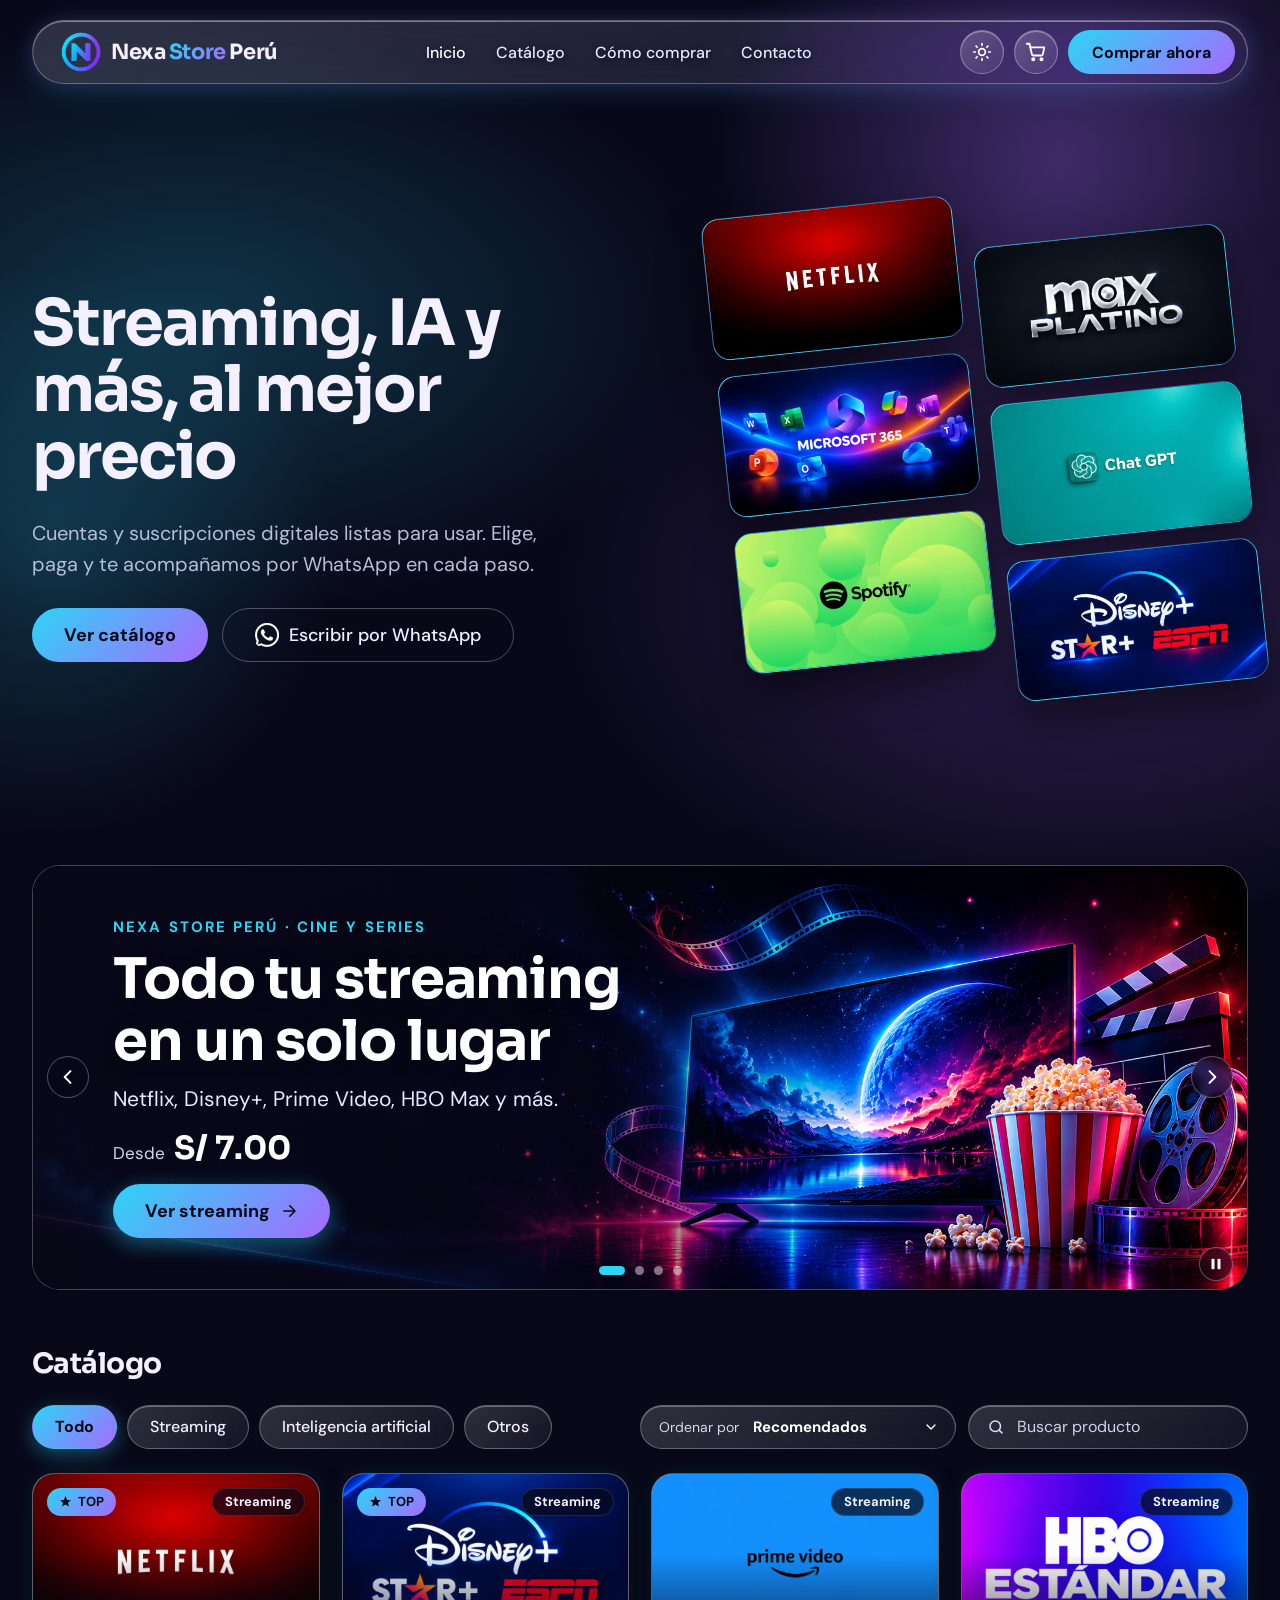
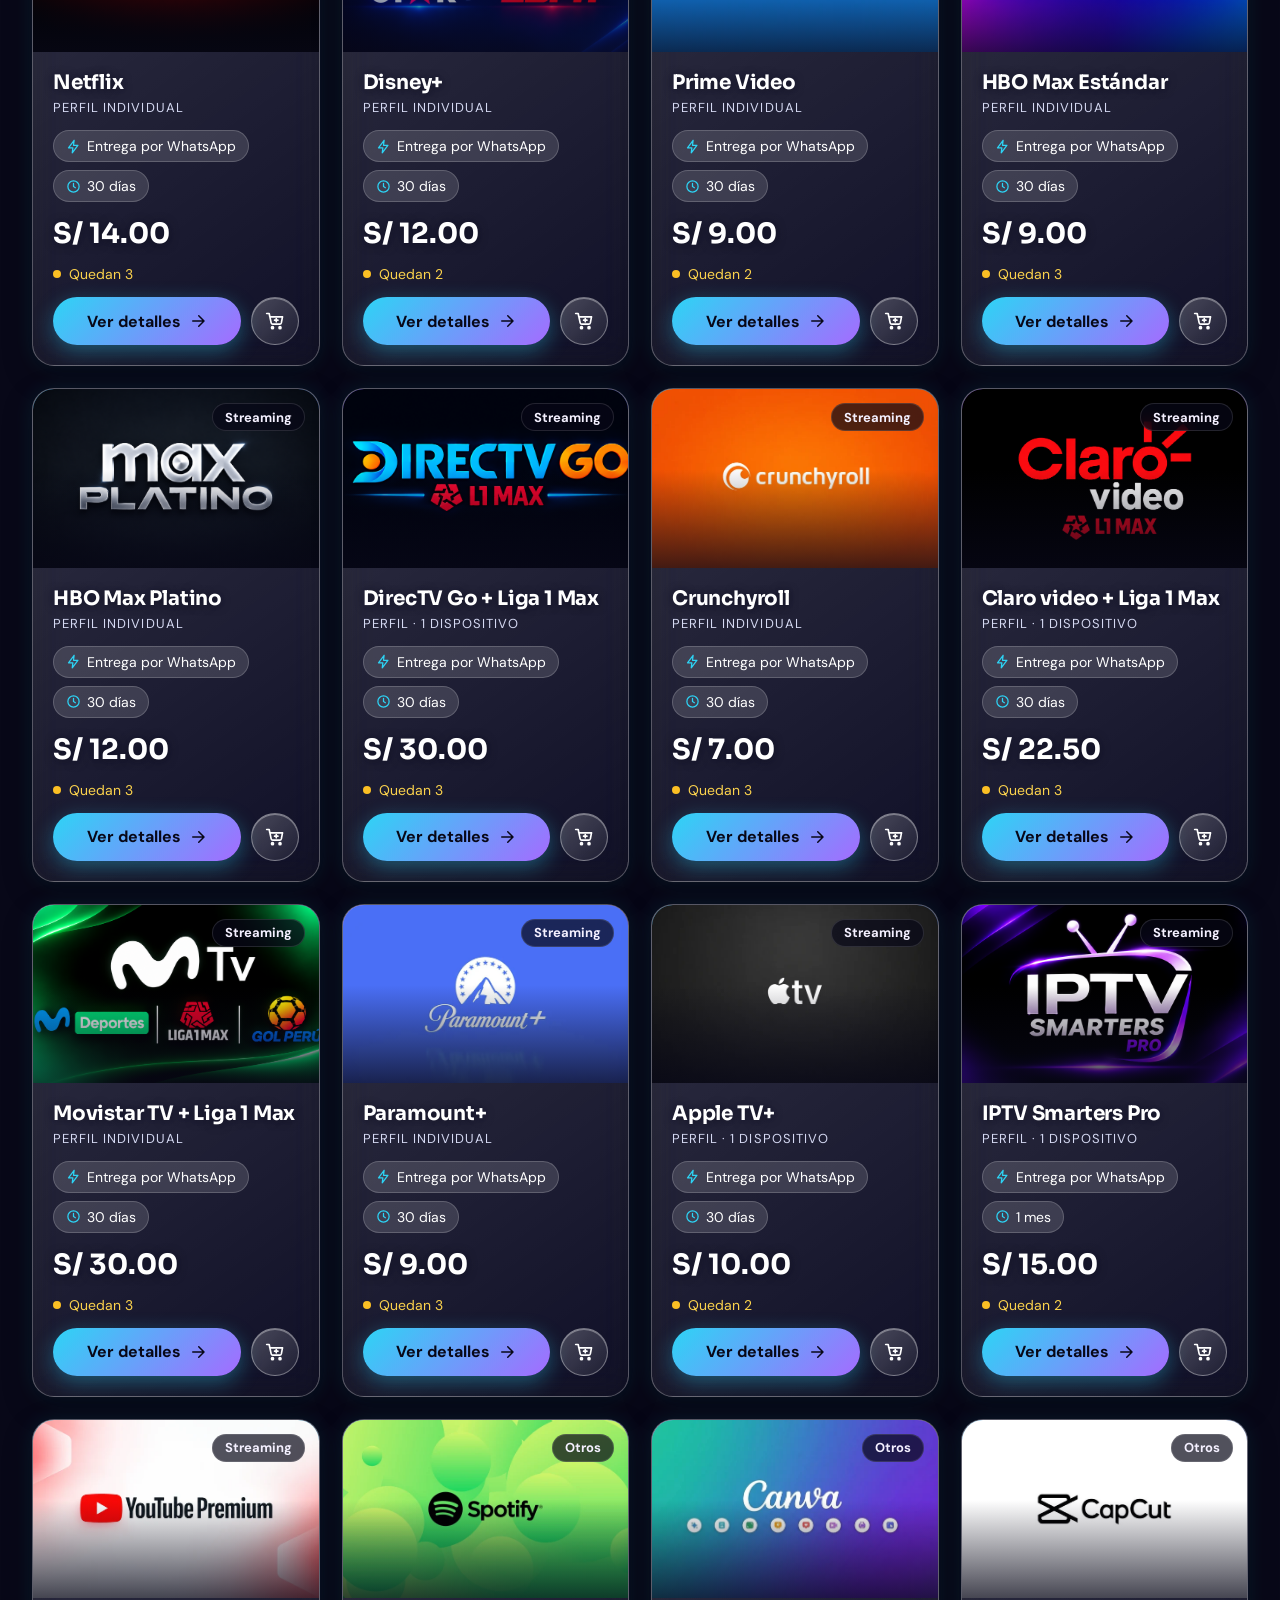
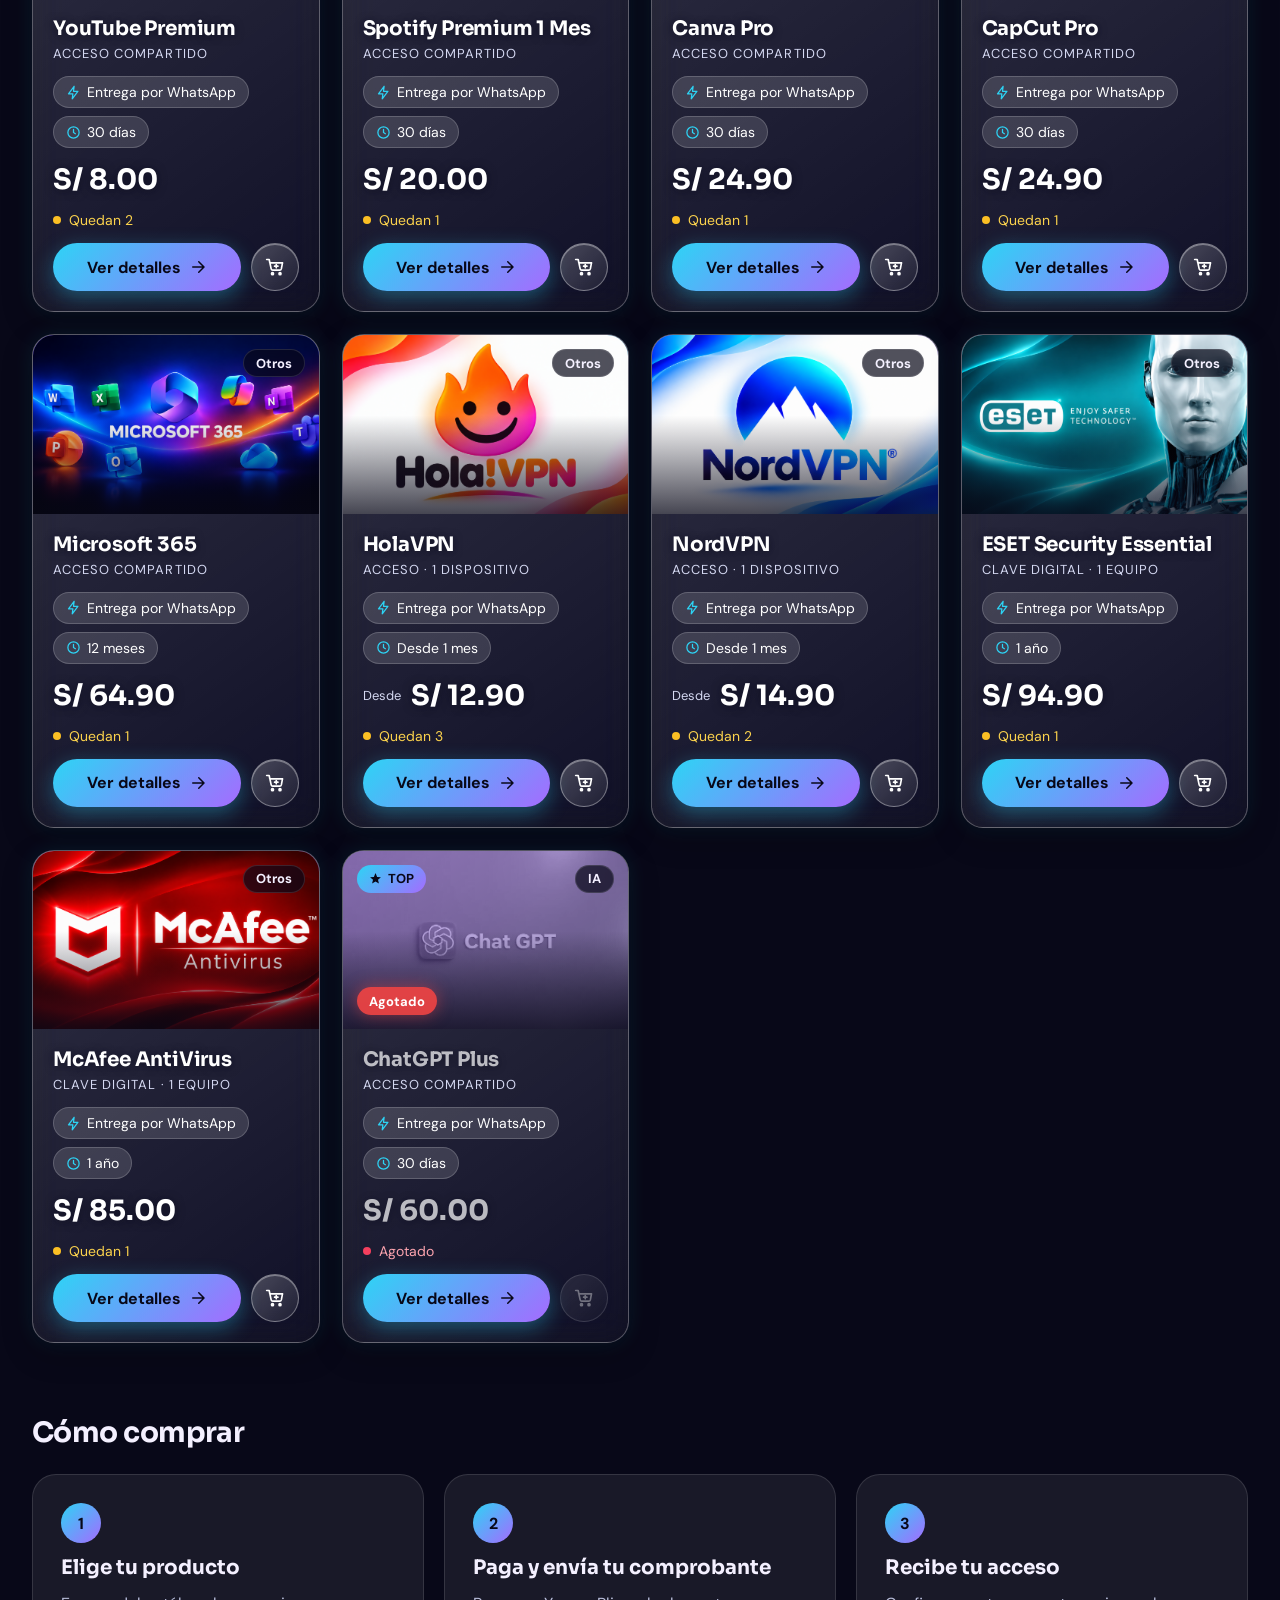
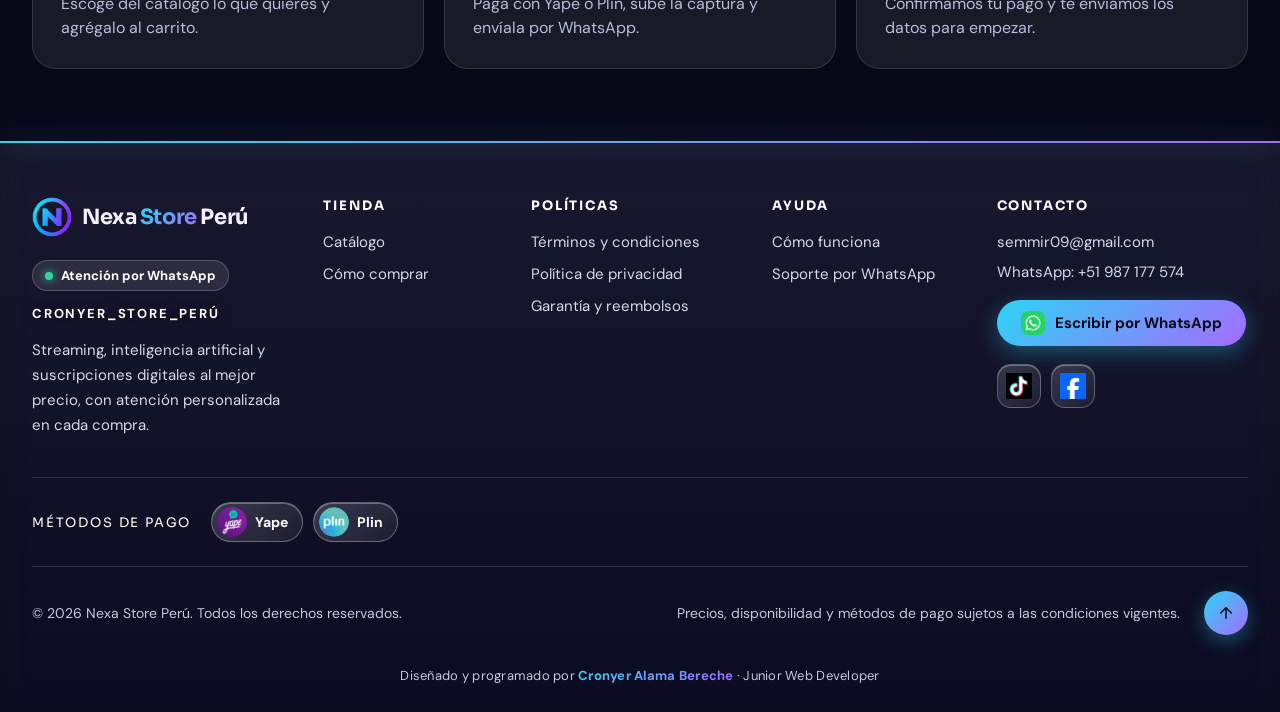
<file: index.html>
<!doctype html>
<html lang="es">
<head>
<meta charset="utf-8">
<meta name="viewport" content="width=device-width, initial-scale=1">
<title>Nexa Store Perú – Streaming, IA y más al mejor precio</title>
<link rel="icon" type="image/png" href="logos/nexa-icon.png">
<link rel="preconnect" href="https://fonts.googleapis.com">
<link rel="preconnect" href="https://fonts.gstatic.com" crossorigin>
<link rel="stylesheet" href="https://fonts.googleapis.com/css2?family=Sora:wght@500;700&family=DM+Sans:wght@400;500;700&display=swap">
<meta name="theme-color" content="#080818">
<meta name="description" content="Streaming, IA y suscripciones digitales al mejor precio: Netflix, Disney+, ChatGPT Plus, Spotify y más. Paga con Yape o Plin y recibe tu acceso por WhatsApp.">
<link rel="canonical" href="https://nexastore-peru.netlify.app/">
<meta property="og:type" content="website">
<meta property="og:site_name" content="Nexa Store Perú">
<meta property="og:locale" content="es_PE">
<meta property="og:title" content="Nexa Store Perú – Streaming, IA y más al mejor precio">
<meta property="og:description" content="Streaming, IA y suscripciones digitales al mejor precio: Netflix, Disney+, ChatGPT Plus, Spotify y más. Paga con Yape o Plin y recibe tu acceso por WhatsApp.">
<meta property="og:url" content="https://nexastore-peru.netlify.app/">
<meta property="og:image" content="https://nexastore-peru.netlify.app/logos/og-nexa.jpg">
<meta property="og:image:width" content="1200">
<meta property="og:image:height" content="630">
<meta name="twitter:card" content="summary_large_image">
<meta name="twitter:title" content="Nexa Store Perú – Streaming, IA y más al mejor precio">
<meta name="twitter:description" content="Streaming, IA y suscripciones digitales al mejor precio: Netflix, Disney+, ChatGPT Plus, Spotify y más. Paga con Yape o Plin y recibe tu acceso por WhatsApp.">
<meta name="twitter:image" content="https://nexastore-peru.netlify.app/logos/og-nexa.jpg">
<link rel="stylesheet" href="css/style.css?v=6">
<script src="js/config.js?v=6"></script>
<script src="js/extras.js?v=6"></script>
</head>
<body>
<div class="page">
  <div class="glow a" aria-hidden="true"></div>
  <div class="glow b" aria-hidden="true"></div>

  <header>
    <div class="bar">
      <a href="#" class="logo" aria-label="Nexa Store Perú, inicio"><img class="logo-ico" src="logos/nexa-icon.png" alt="" width="40" height="40"><span class="logo-txt">Nexa <span class="zone">Store</span> Perú</span></a>
      <nav id="menu" aria-label="Principal">
        <a href="#" class="active">Inicio</a>
        <a href="#catalogo">Catálogo</a>
        <a href="#como-comprar">Cómo comprar</a>
        <a href="#contacto">Contacto</a>
      </nav>
      <div class="actions">
        <button class="cart-btn" type="button" data-carrito aria-label="Abrir carrito">
          <svg width="22" height="22" viewBox="0 0 24 24" fill="none" stroke="currentColor" stroke-width="2" stroke-linecap="round" stroke-linejoin="round" aria-hidden="true"><circle cx="9" cy="20" r="1.2"/><circle cx="18" cy="20" r="1.2"/><path d="M2 3h3l2.4 11.2a2 2 0 0 0 2 1.6h8.2a2 2 0 0 0 2-1.5L21 7H5.5"/></svg>
          <span class="cart-count" hidden>0</span>
        </button>
        <a href="#catalogo" class="btn primary">Comprar ahora</a>
        <button class="menu-btn" type="button" aria-controls="menu" aria-expanded="false" aria-label="Abrir menú">
          <svg width="22" height="22" viewBox="0 0 22 22" fill="none" stroke="currentColor" stroke-width="2" stroke-linecap="round" aria-hidden="true"><path d="M3 6h16M3 11h16M3 16h16"/></svg>
        </button>
      </div>
    </div>
  </header>

  <main>
    <section class="hero">
      <div class="hero-copy">
        <h1>Streaming, IA y más, al mejor precio</h1>
        <p>Cuentas y suscripciones digitales listas para usar. Elige, paga y te acompañamos por WhatsApp en cada paso.</p>
        <div class="cta">
          <a href="#catalogo" class="btn primary big">Ver catálogo</a>
          <a href="#" data-wa class="btn ghost big"><img class="wa-ico" src="logos/icon-whatsapp-blanco.png" alt="" width="24" height="24">Escribir por WhatsApp</a>
        </div>
      </div>

      <div class="gallery" aria-hidden="true">
        <div class="g-col a">
          <div class="g-card"><img src="logos/netflix.png" alt="" onerror="this.remove()"></div>
          <div class="g-card"><img src="logos/microsoft-365.png" alt="" onerror="this.remove()"></div>
          <div class="g-card"><img src="logos/spotify.png" alt="" onerror="this.remove()"></div>
        </div>
        <div class="g-col b">
          <div class="g-card"><img src="logos/hbo-max-platino.png" alt="" onerror="this.remove()"></div>
          <div class="g-card"><img src="logos/chatgpt.png" alt="" onerror="this.remove()"></div>
          <div class="g-card"><img src="logos/disney.png" alt="" onerror="this.remove()"></div>
        </div>
      </div>
    </section>

    <section class="offer" id="oferta" aria-label="Oferta de la semana" hidden></section>

    <section class="block" id="catalogo">
      <h2>Catálogo</h2>
      <div class="toolbar">
        <div class="tabs" role="group" aria-label="Filtrar por categoría">
          <button type="button" class="tab" data-filter="all" aria-pressed="true">Todo</button>
          <button type="button" class="tab" data-filter="streaming" aria-pressed="false">Streaming</button>
          <button type="button" class="tab" data-filter="ia" aria-pressed="false">Inteligencia artificial</button>
          <button type="button" class="tab" data-filter="otros" aria-pressed="false">Otros</button>
        </div>
        <div class="tools">
          <label class="sort"><span>Ordenar por</span>
            <select id="orden" aria-label="Ordenar productos">
              <option value="recomendado">Recomendados</option>
              <option value="menor">Precio: menor a mayor</option>
              <option value="mayor">Precio: mayor a menor</option>
              <option value="descuento">Mayor descuento</option>
            </select>
          </label>
          <label class="search">
            <svg width="18" height="18" viewBox="0 0 24 24" fill="none" stroke="currentColor" stroke-width="2" stroke-linecap="round" aria-hidden="true"><circle cx="11" cy="11" r="7"/><path d="M20 20l-3.5-3.5"/></svg>
            <input type="search" id="buscar" placeholder="Buscar producto" aria-label="Buscar producto" autocomplete="off">
          </label>

        </div>
      </div>
      <div class="grid-products" id="productos"></div>
      <noscript><p class="empty">Para ver el catálogo activa JavaScript en tu navegador o escríbenos por <a href="https://wa.me/51987177574">WhatsApp</a>.</p></noscript>
      <p class="empty" id="vacio" hidden>No encontramos ese producto. Escríbenos por WhatsApp y lo conseguimos.</p>
    </section>

    <section class="block" id="como-comprar">
      <h2>Cómo comprar</h2>
      <div class="grid-steps">
        <div class="step"><div class="n">1</div><h3>Elige tu producto</h3><p>Escoge del catálogo lo que quieres y agrégalo al carrito.</p></div>
        <div class="step"><div class="n">2</div><h3>Paga y envía tu comprobante</h3><p>Paga con Yape o Plin, sube la captura y envíala por WhatsApp.</p></div>
        <div class="step"><div class="n">3</div><h3>Recibe tu acceso</h3><p>Confirmamos tu pago y te enviamos los datos para empezar.</p></div>
      </div>
    </section>
  </main>

  <footer class="site-footer" id="contacto">
    <div class="foot-inner">
      <div class="foot-grid">
        <div class="foot-brand">
          <a href="#" class="foot-logo" aria-label="Nexa Store Perú, inicio"><img class="logo-ico" src="logos/nexa-icon.png" alt="" width="40" height="40"><span class="logo-txt">Nexa <span class="zone">Store</span> Perú</span></a>
          <p class="foot-status"><i></i>Atención por WhatsApp</p>
          <p class="foot-company">CRONYER_STORE_PERÚ</p>
          <p class="foot-about">Streaming, inteligencia artificial y suscripciones digitales al mejor precio, con atención personalizada en cada compra.</p>
        </div>

        <div class="foot-col">
          <h4>Tienda</h4>
          <ul>
            <li><a href="#catalogo">Catálogo</a></li>
            <li><a href="#como-comprar">Cómo comprar</a></li>
          </ul>
        </div>

        <div class="foot-col">
          <h4>Políticas</h4>
          <ul>
            <li><a href="terminos.html">Términos y condiciones</a></li>
            <li><a href="privacidad.html">Política de privacidad</a></li>
            <li><a href="reembolsos.html">Garantía y reembolsos</a></li>
          </ul>
        </div>

        <div class="foot-col">
          <h4>Ayuda</h4>
          <ul>
            <li><a href="#como-comprar">Cómo funciona</a></li>
            <li><a href="#" data-wa>Soporte por WhatsApp</a></li>
          </ul>
        </div>

        <div class="foot-col foot-contact">
          <h4>Contacto</h4>
          <p class="foot-line" id="f-correo" hidden><a href="#"></a></p>
          <p class="foot-line" id="f-wa" hidden>WhatsApp: <a href="#" data-wa id="f-wa-num">CRONYER_STORE_PERÚ</a></p>
          <a href="#" data-wa class="btn primary foot-btn"><img class="wa-ico" src="logos/icon-whatsapp.png" alt="" width="24" height="24">Escribir por WhatsApp</a>
          <div class="socials" id="redes" hidden></div>
        </div>
      </div>

      <div class="foot-pay"><span class="foot-pay-t">Métodos de pago</span><div class="pay-list" data-pagos></div></div>

      <div class="foot-bottom">
        <span>© <span id="anio">2026</span> Nexa Store Perú. Todos los derechos reservados.</span>
        <span class="foot-note">Precios, disponibilidad y métodos de pago sujetos a las condiciones vigentes.</span>
        <a href="#" class="to-top" aria-label="Volver arriba"><svg width="18" height="18" viewBox="0 0 24 24" fill="none" stroke="currentColor" stroke-width="2" stroke-linecap="round" stroke-linejoin="round" aria-hidden="true"><path d="M12 19V5M5 12l7-7 7 7"/></svg></a>
      </div>
      <p class="foot-credit">Diseñado y programado por <strong>Cronyer Alama Bereche</strong> · Junior Web Developer</p>
    </div>
  </footer>
</div>
<script src="js/carrito.js?v=6"></script>
<script src="js/script.js?v=6"></script>
</body>
</html>
</file>
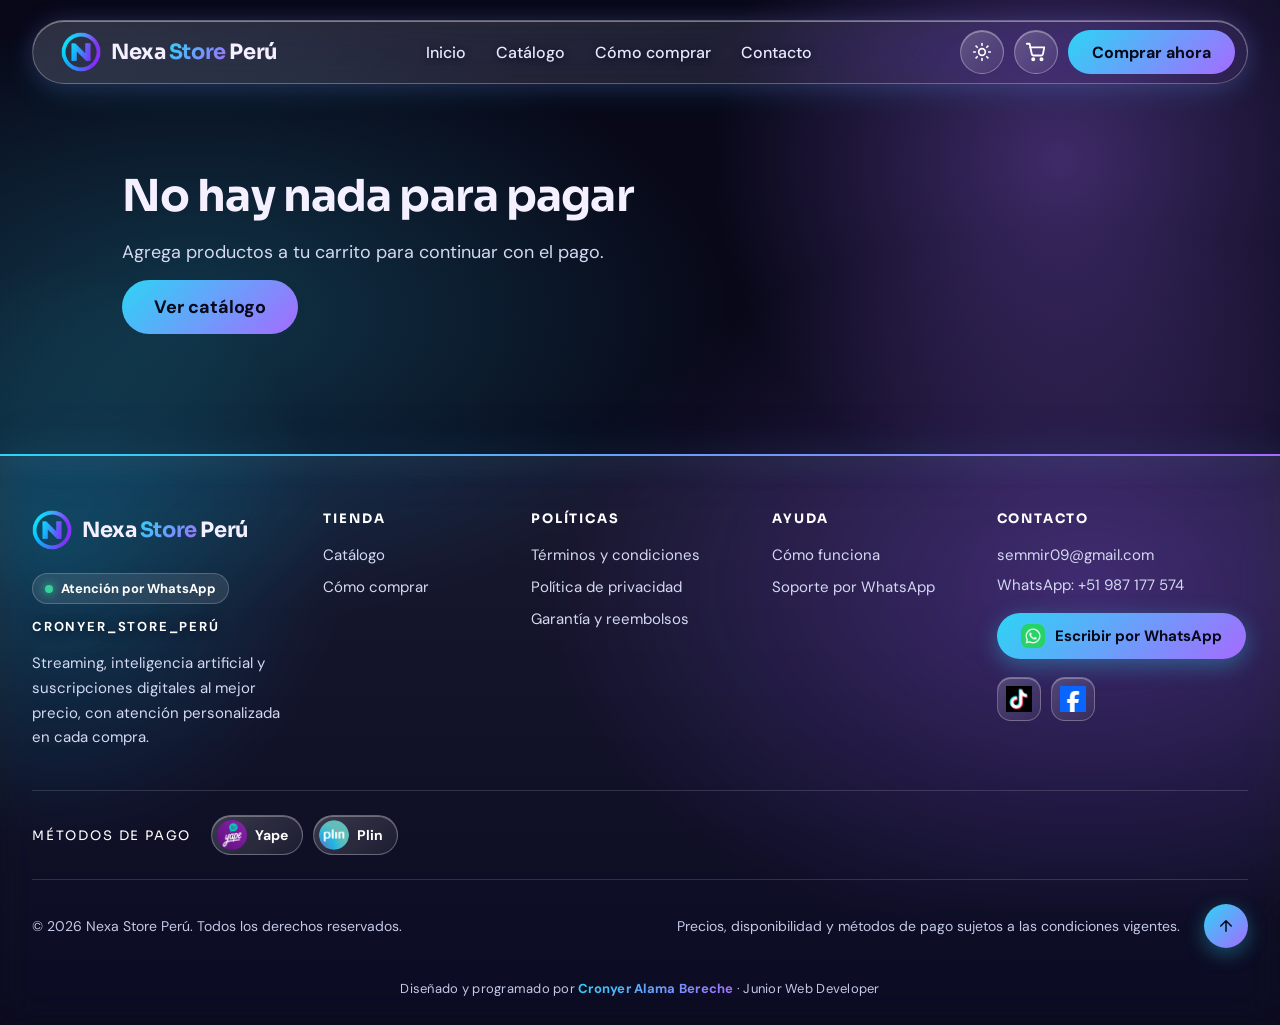
<file: pago.html>
<!doctype html>
<html lang="es">
<head>
<meta charset="utf-8">
<meta name="viewport" content="width=device-width, initial-scale=1">
<title>Pago – Nexa Store Perú</title>
<link rel="icon" type="image/png" href="logos/nexa-icon.png">
<link rel="preconnect" href="https://fonts.googleapis.com">
<link rel="preconnect" href="https://fonts.gstatic.com" crossorigin>
<link rel="stylesheet" href="https://fonts.googleapis.com/css2?family=Sora:wght@500;700&family=DM+Sans:wght@400;500;700&display=swap">
<meta name="theme-color" content="#080818">
<meta name="robots" content="noindex">
<link rel="stylesheet" href="css/style.css?v=6">
<script src="js/config.js?v=6"></script>
<script src="js/extras.js?v=6"></script>
</head>
<body>
<div class="page">
  <div class="glow a" aria-hidden="true"></div>
  <div class="glow b" aria-hidden="true"></div>

  <header>
    <div class="bar">
      <a href="index.html" class="logo" aria-label="Nexa Store Perú, inicio"><img class="logo-ico" src="logos/nexa-icon.png" alt="" width="40" height="40"><span class="logo-txt">Nexa <span class="zone">Store</span> Perú</span></a>
      <nav id="menu" aria-label="Principal">
        <a href="index.html">Inicio</a>
        <a href="index.html#catalogo">Catálogo</a>
        <a href="index.html#como-comprar">Cómo comprar</a>
        <a href="#contacto">Contacto</a>
      </nav>
      <div class="actions">
        <button class="cart-btn" type="button" data-carrito aria-label="Abrir carrito">
          <svg width="22" height="22" viewBox="0 0 24 24" fill="none" stroke="currentColor" stroke-width="2" stroke-linecap="round" stroke-linejoin="round" aria-hidden="true"><circle cx="9" cy="20" r="1.2"/><circle cx="18" cy="20" r="1.2"/><path d="M2 3h3l2.4 11.2a2 2 0 0 0 2 1.6h8.2a2 2 0 0 0 2-1.5L21 7H5.5"/></svg>
          <span class="cart-count" hidden>0</span>
        </button>
        <a href="index.html#catalogo" class="btn primary">Comprar ahora</a>
        <button class="menu-btn" type="button" aria-controls="menu" aria-expanded="false" aria-label="Abrir menú">
          <svg width="22" height="22" viewBox="0 0 22 22" fill="none" stroke="currentColor" stroke-width="2" stroke-linecap="round" aria-hidden="true"><path d="M3 6h16M3 11h16M3 16h16"/></svg>
        </button>
      </div>
    </div>
  </header>

  <main class="pg-wrap" id="pago"></main>

  <footer class="site-footer" id="contacto">
    <div class="foot-inner">
      <div class="foot-grid">
        <div class="foot-brand">
          <a href="index.html" class="foot-logo" aria-label="Nexa Store Perú, inicio"><img class="logo-ico" src="logos/nexa-icon.png" alt="" width="40" height="40"><span class="logo-txt">Nexa <span class="zone">Store</span> Perú</span></a>
          <p class="foot-status"><i></i>Atención por WhatsApp</p>
          <p class="foot-company">CRONYER_STORE_PERÚ</p>
          <p class="foot-about">Streaming, inteligencia artificial y suscripciones digitales al mejor precio, con atención personalizada en cada compra.</p>
        </div>

        <div class="foot-col">
          <h4>Tienda</h4>
          <ul>
            <li><a href="index.html#catalogo">Catálogo</a></li>
            <li><a href="index.html#como-comprar">Cómo comprar</a></li>
          </ul>
        </div>

        <div class="foot-col">
          <h4>Políticas</h4>
          <ul>
            <li><a href="terminos.html">Términos y condiciones</a></li>
            <li><a href="privacidad.html">Política de privacidad</a></li>
            <li><a href="reembolsos.html">Garantía y reembolsos</a></li>
          </ul>
        </div>

        <div class="foot-col">
          <h4>Ayuda</h4>
          <ul>
            <li><a href="index.html#como-comprar">Cómo funciona</a></li>
            <li><a href="#" data-wa>Soporte por WhatsApp</a></li>
          </ul>
        </div>

        <div class="foot-col foot-contact">
          <h4>Contacto</h4>
          <p class="foot-line" id="f-correo" hidden><a href="#"></a></p>
          <p class="foot-line" id="f-wa" hidden>WhatsApp: <a href="#" data-wa id="f-wa-num">CRONYER_STORE_PERÚ</a></p>
          <a href="#" data-wa class="btn primary foot-btn"><img class="wa-ico" src="logos/icon-whatsapp.png" alt="" width="24" height="24">Escribir por WhatsApp</a>
          <div class="socials" id="redes" hidden></div>
        </div>
      </div>

      <div class="foot-pay"><span class="foot-pay-t">Métodos de pago</span><div class="pay-list" data-pagos></div></div>

      <div class="foot-bottom">
        <span>© <span id="anio">2026</span> Nexa Store Perú. Todos los derechos reservados.</span>
        <span class="foot-note">Precios, disponibilidad y métodos de pago sujetos a las condiciones vigentes.</span>
        <a href="#" class="to-top" aria-label="Volver arriba"><svg width="18" height="18" viewBox="0 0 24 24" fill="none" stroke="currentColor" stroke-width="2" stroke-linecap="round" stroke-linejoin="round" aria-hidden="true"><path d="M12 19V5M5 12l7-7 7 7"/></svg></a>
      </div>
      <p class="foot-credit">Diseñado y programado por <strong>Cronyer Alama Bereche</strong> · Junior Web Developer</p>
    </div>
  </footer>
</div>
<script src="js/carrito.js?v=6"></script>
<script src="js/script.js?v=6"></script>
<script src="js/pago.js?v=6"></script>
</body>
</html>
</file>
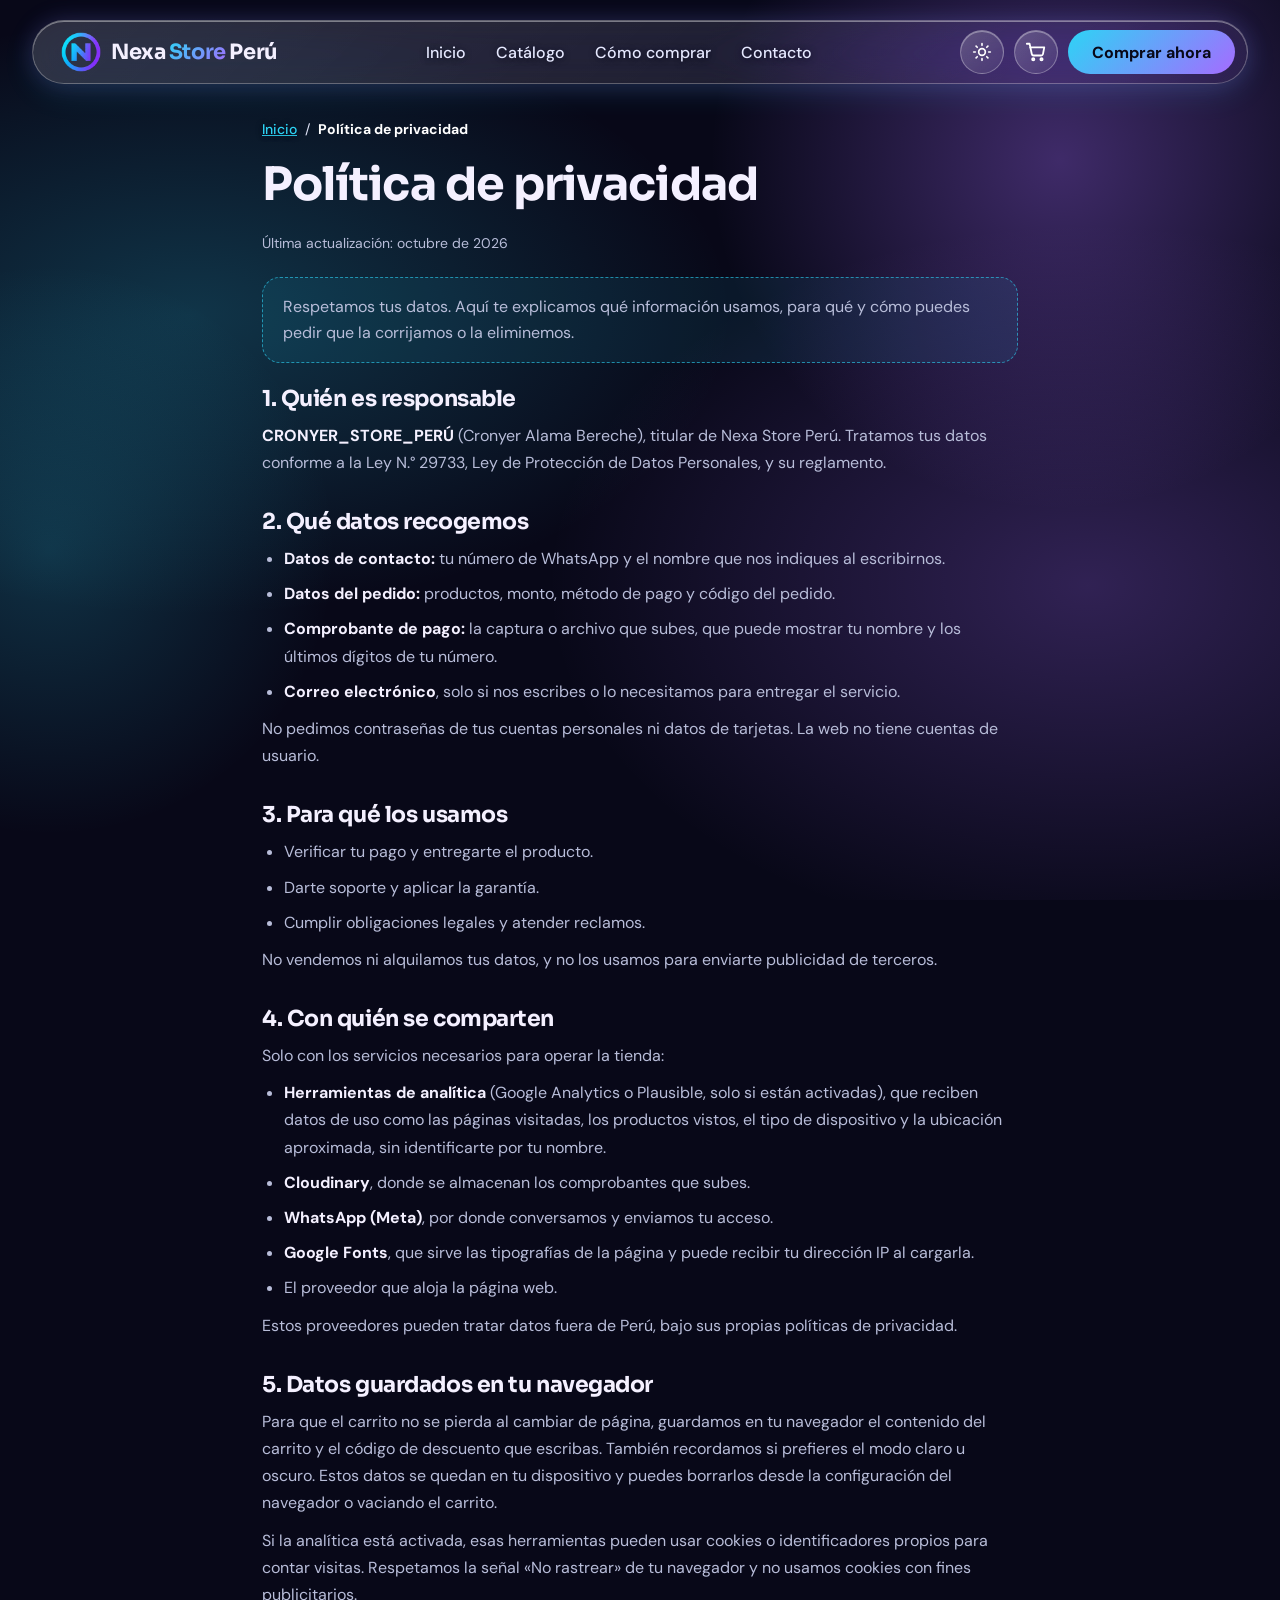
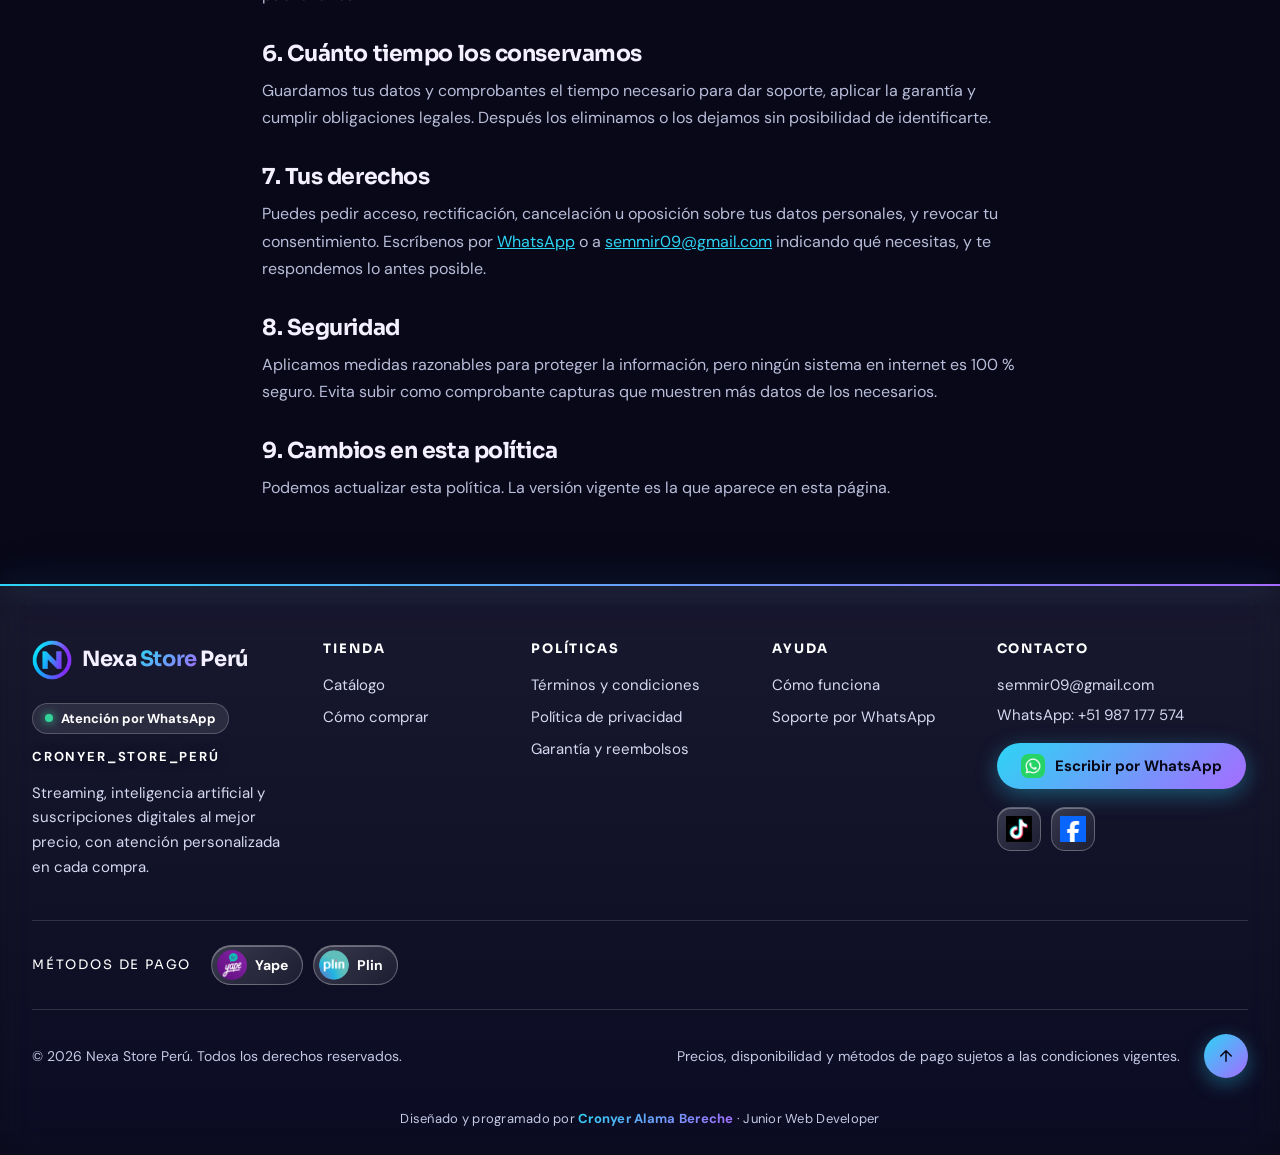
<file: privacidad.html>
<!doctype html>
<html lang="es">
<head>
<meta charset="utf-8">
<meta name="viewport" content="width=device-width, initial-scale=1">
<title>Política de privacidad – Nexa Store Perú</title>
<link rel="icon" type="image/png" href="logos/nexa-icon.png">
<link rel="preconnect" href="https://fonts.googleapis.com">
<link rel="preconnect" href="https://fonts.gstatic.com" crossorigin>
<link rel="stylesheet" href="https://fonts.googleapis.com/css2?family=Sora:wght@500;700&family=DM+Sans:wght@400;500;700&display=swap">
<meta name="theme-color" content="#080818">
<meta name="description" content="Cómo Nexa Store Perú trata tus datos personales: qué recogemos, para qué los usamos, con quién se comparten y cómo ejercer tus derechos.">
<link rel="canonical" href="https://nexastore-peru.netlify.app/privacidad.html">
<link rel="stylesheet" href="css/style.css?v=6">
<script src="js/config.js?v=6"></script>
<script src="js/extras.js?v=6"></script>
</head>
<body>
<div class="page">
  <div class="glow a" aria-hidden="true"></div>
  <div class="glow b" aria-hidden="true"></div>

  <header>
    <div class="bar">
      <a href="index.html" class="logo" aria-label="Nexa Store Perú, inicio"><img class="logo-ico" src="logos/nexa-icon.png" alt="" width="40" height="40"><span class="logo-txt">Nexa <span class="zone">Store</span> Perú</span></a>
      <nav id="menu" aria-label="Principal">
        <a href="index.html">Inicio</a>
        <a href="index.html#catalogo">Catálogo</a>
        <a href="index.html#como-comprar">Cómo comprar</a>
        <a href="#contacto">Contacto</a>
      </nav>
      <div class="actions">
        <button class="cart-btn" type="button" data-carrito aria-label="Abrir carrito">
          <svg width="22" height="22" viewBox="0 0 24 24" fill="none" stroke="currentColor" stroke-width="2" stroke-linecap="round" stroke-linejoin="round" aria-hidden="true"><circle cx="9" cy="20" r="1.2"/><circle cx="18" cy="20" r="1.2"/><path d="M2 3h3l2.4 11.2a2 2 0 0 0 2 1.6h8.2a2 2 0 0 0 2-1.5L21 7H5.5"/></svg>
          <span class="cart-count" hidden>0</span>
        </button>
        <a href="index.html#catalogo" class="btn primary">Comprar ahora</a>
        <button class="menu-btn" type="button" aria-controls="menu" aria-expanded="false" aria-label="Abrir menú">
          <svg width="22" height="22" viewBox="0 0 22 22" fill="none" stroke="currentColor" stroke-width="2" stroke-linecap="round" aria-hidden="true"><path d="M3 6h16M3 11h16M3 16h16"/></svg>
        </button>
      </div>
    </div>
  </header>

  <main class="legal">
    <nav class="crumbs" aria-label="Ruta"><a href="index.html">Inicio</a> / <span aria-current="page">Política de privacidad</span></nav>
    <h1>Política de privacidad</h1>
    <p class="upd">Última actualización: octubre de 2026</p>
    <p class="aviso">Respetamos tus datos. Aquí te explicamos qué información usamos, para qué y cómo puedes pedir que la corrijamos o la eliminemos.</p>
    <section>
      <h2>1. Quién es responsable</h2>
      <p><strong>CRONYER_STORE_PERÚ</strong> (Cronyer Alama Bereche), titular de Nexa Store Perú. Tratamos tus datos conforme a la Ley N.° 29733, Ley de Protección de Datos Personales, y su reglamento.</p>
    </section>
    <section>
      <h2>2. Qué datos recogemos</h2>
      <ul>
        <li><strong>Datos de contacto:</strong> tu número de WhatsApp y el nombre que nos indiques al escribirnos.</li>
        <li><strong>Datos del pedido:</strong> productos, monto, método de pago y código del pedido.</li>
        <li><strong>Comprobante de pago:</strong> la captura o archivo que subes, que puede mostrar tu nombre y los últimos dígitos de tu número.</li>
        <li><strong>Correo electrónico</strong>, solo si nos escribes o lo necesitamos para entregar el servicio.</li>
      </ul>
      <p>No pedimos contraseñas de tus cuentas personales ni datos de tarjetas. La web no tiene cuentas de usuario.</p>
    </section>
    <section>
      <h2>3. Para qué los usamos</h2>
      <ul>
        <li>Verificar tu pago y entregarte el producto.</li>
        <li>Darte soporte y aplicar la garantía.</li>
        <li>Cumplir obligaciones legales y atender reclamos.</li>
      </ul>
      <p>No vendemos ni alquilamos tus datos, y no los usamos para enviarte publicidad de terceros.</p>
    </section>
    <section>
      <h2>4. Con quién se comparten</h2>
      <p>Solo con los servicios necesarios para operar la tienda:</p>
      <ul>
        <li><strong>Herramientas de analítica</strong> (Google Analytics o Plausible, solo si están activadas), que reciben datos de uso como las páginas visitadas, los productos vistos, el tipo de dispositivo y la ubicación aproximada, sin identificarte por tu nombre.</li>
        <li><strong>Cloudinary</strong>, donde se almacenan los comprobantes que subes.</li>
        <li><strong>WhatsApp (Meta)</strong>, por donde conversamos y enviamos tu acceso.</li>
        <li><strong>Google Fonts</strong>, que sirve las tipografías de la página y puede recibir tu dirección IP al cargarla.</li>
        <li>El proveedor que aloja la página web.</li>
      </ul>
      <p>Estos proveedores pueden tratar datos fuera de Perú, bajo sus propias políticas de privacidad.</p>
    </section>
    <section>
      <h2>5. Datos guardados en tu navegador</h2>
      <p>Para que el carrito no se pierda al cambiar de página, guardamos en tu navegador el contenido del carrito y el código de descuento que escribas. También recordamos si prefieres el modo claro u oscuro. Estos datos se quedan en tu dispositivo y puedes borrarlos desde la configuración del navegador o vaciando el carrito.</p>
      <p>Si la analítica está activada, esas herramientas pueden usar cookies o identificadores propios para contar visitas. Respetamos la señal «No rastrear» de tu navegador y no usamos cookies con fines publicitarios.</p>
    </section>
    <section>
      <h2>6. Cuánto tiempo los conservamos</h2>
      <p>Guardamos tus datos y comprobantes el tiempo necesario para dar soporte, aplicar la garantía y cumplir obligaciones legales. Después los eliminamos o los dejamos sin posibilidad de identificarte.</p>
    </section>
    <section>
      <h2>7. Tus derechos</h2>
      <p>Puedes pedir acceso, rectificación, cancelación u oposición sobre tus datos personales, y revocar tu consentimiento. Escríbenos por <a href="#" data-wa>WhatsApp</a> o a <a href="#" data-correo></a> indicando qué necesitas, y te respondemos lo antes posible.</p>
    </section>
    <section>
      <h2>8. Seguridad</h2>
      <p>Aplicamos medidas razonables para proteger la información, pero ningún sistema en internet es 100 % seguro. Evita subir como comprobante capturas que muestren más datos de los necesarios.</p>
    </section>
    <section>
      <h2>9. Cambios en esta política</h2>
      <p>Podemos actualizar esta política. La versión vigente es la que aparece en esta página.</p>
    </section>
  </main>

  <footer class="site-footer" id="contacto">
    <div class="foot-inner">
      <div class="foot-grid">
        <div class="foot-brand">
          <a href="index.html" class="foot-logo" aria-label="Nexa Store Perú, inicio"><img class="logo-ico" src="logos/nexa-icon.png" alt="" width="40" height="40"><span class="logo-txt">Nexa <span class="zone">Store</span> Perú</span></a>
          <p class="foot-status"><i></i>Atención por WhatsApp</p>
          <p class="foot-company">CRONYER_STORE_PERÚ</p>
          <p class="foot-about">Streaming, inteligencia artificial y suscripciones digitales al mejor precio, con atención personalizada en cada compra.</p>
        </div>

        <div class="foot-col">
          <h4>Tienda</h4>
          <ul>
            <li><a href="index.html#catalogo">Catálogo</a></li>
            <li><a href="index.html#como-comprar">Cómo comprar</a></li>
          </ul>
        </div>

        <div class="foot-col">
          <h4>Políticas</h4>
          <ul>
            <li><a href="terminos.html">Términos y condiciones</a></li>
            <li><a href="privacidad.html">Política de privacidad</a></li>
            <li><a href="reembolsos.html">Garantía y reembolsos</a></li>
          </ul>
        </div>

        <div class="foot-col">
          <h4>Ayuda</h4>
          <ul>
            <li><a href="index.html#como-comprar">Cómo funciona</a></li>
            <li><a href="#" data-wa>Soporte por WhatsApp</a></li>
          </ul>
        </div>

        <div class="foot-col foot-contact">
          <h4>Contacto</h4>
          <p class="foot-line" id="f-correo" hidden><a href="#"></a></p>
          <p class="foot-line" id="f-wa" hidden>WhatsApp: <a href="#" data-wa id="f-wa-num">CRONYER_STORE_PERÚ</a></p>
          <a href="#" data-wa class="btn primary foot-btn"><img class="wa-ico" src="logos/icon-whatsapp.png" alt="" width="24" height="24">Escribir por WhatsApp</a>
          <div class="socials" id="redes" hidden></div>
        </div>
      </div>

      <div class="foot-pay"><span class="foot-pay-t">Métodos de pago</span><div class="pay-list" data-pagos></div></div>

      <div class="foot-bottom">
        <span>© <span id="anio">2026</span> Nexa Store Perú. Todos los derechos reservados.</span>
        <span class="foot-note">Precios, disponibilidad y métodos de pago sujetos a las condiciones vigentes.</span>
        <a href="#" class="to-top" aria-label="Volver arriba"><svg width="18" height="18" viewBox="0 0 24 24" fill="none" stroke="currentColor" stroke-width="2" stroke-linecap="round" stroke-linejoin="round" aria-hidden="true"><path d="M12 19V5M5 12l7-7 7 7"/></svg></a>
      </div>
      <p class="foot-credit">Diseñado y programado por <strong>Cronyer Alama Bereche</strong> · Junior Web Developer</p>
    </div>
  </footer>
</div>
<script src="js/carrito.js?v=6"></script>
<script src="js/script.js?v=6"></script>
<script>
(function(){var c=(window.NEXA&&window.NEXA.CORREO)||'';document.querySelectorAll('[data-correo]').forEach(function(a){if(c){a.href='mailto:'+c;a.textContent=c;}else{a.replaceWith(document.createTextNode('nuestro WhatsApp'));}});})();
</script>
</body>
</html>
</file>
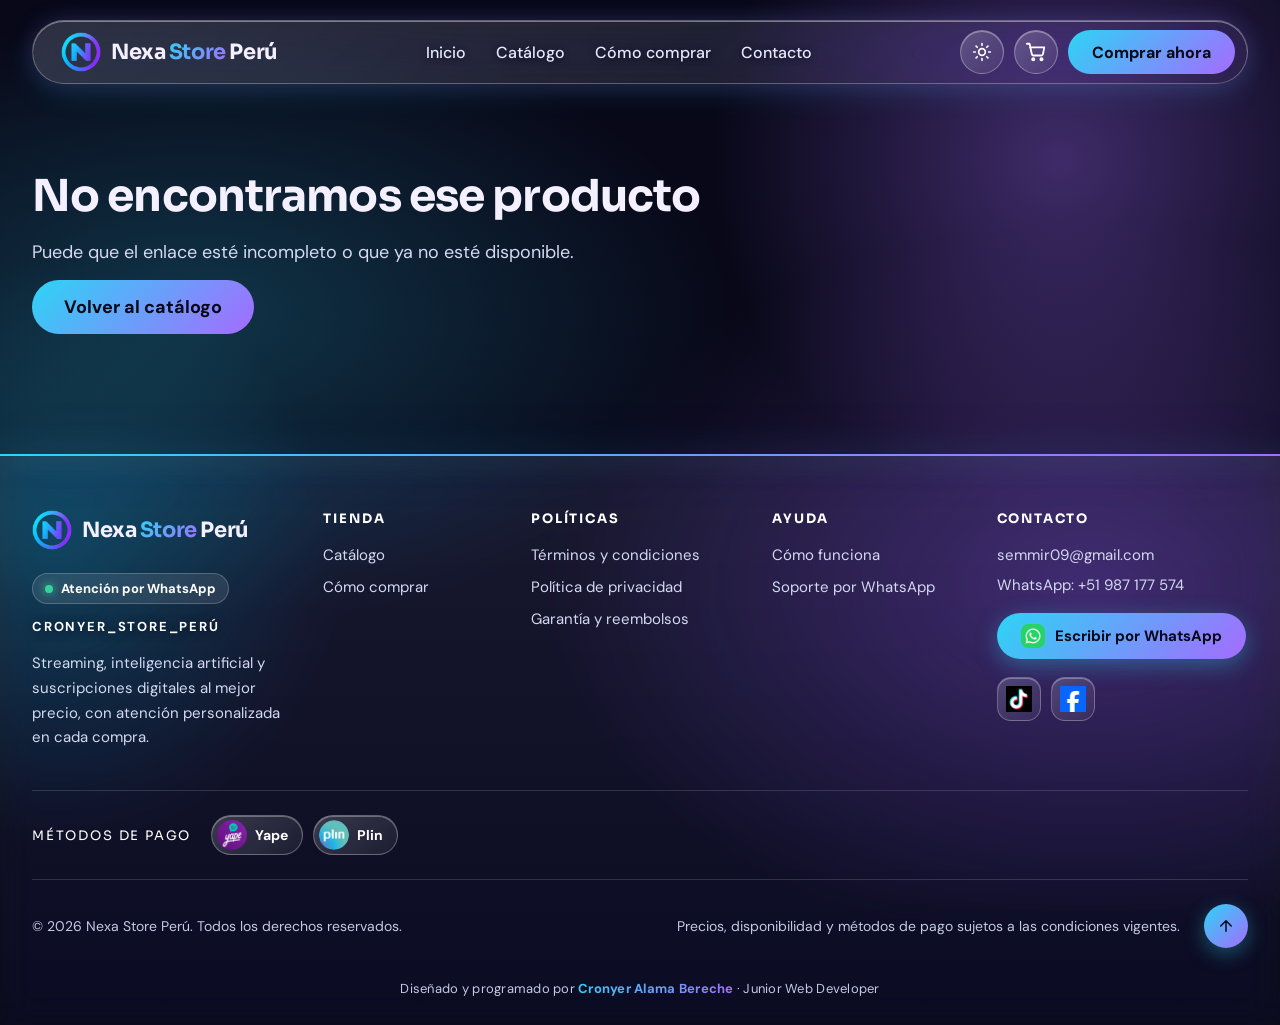
<file: producto.html>
<!doctype html>
<html lang="es">
<head>
<meta charset="utf-8">
<meta name="viewport" content="width=device-width, initial-scale=1">
<title>Producto – Nexa Store Perú</title>
<link rel="icon" type="image/png" href="logos/nexa-icon.png">
<link rel="preconnect" href="https://fonts.googleapis.com">
<link rel="preconnect" href="https://fonts.gstatic.com" crossorigin>
<link rel="stylesheet" href="https://fonts.googleapis.com/css2?family=Sora:wght@500;700&family=DM+Sans:wght@400;500;700&display=swap">
<meta name="theme-color" content="#080818">
<meta name="description" content="Mira el detalle, los precios y la duración de cada producto en Nexa Store Perú. Paga con Yape o Plin y recibe tu acceso por WhatsApp.">
<link rel="canonical" href="https://nexastore-peru.netlify.app/producto.html">
<meta property="og:type" content="website">
<meta property="og:site_name" content="Nexa Store Perú">
<meta property="og:locale" content="es_PE">
<meta property="og:title" content="Nexa Store Perú – Productos digitales al mejor precio">
<meta property="og:description" content="Mira el detalle, los precios y la duración de cada producto en Nexa Store Perú. Paga con Yape o Plin y recibe tu acceso por WhatsApp.">
<meta property="og:url" content="https://nexastore-peru.netlify.app/producto.html">
<meta property="og:image" content="https://nexastore-peru.netlify.app/logos/og-nexa.jpg">
<meta property="og:image:width" content="1200">
<meta property="og:image:height" content="630">
<meta name="twitter:card" content="summary_large_image">
<meta name="twitter:title" content="Nexa Store Perú – Productos digitales al mejor precio">
<meta name="twitter:description" content="Mira el detalle, los precios y la duración de cada producto en Nexa Store Perú. Paga con Yape o Plin y recibe tu acceso por WhatsApp.">
<meta name="twitter:image" content="https://nexastore-peru.netlify.app/logos/og-nexa.jpg">
<link rel="stylesheet" href="css/style.css?v=6">
<script src="js/config.js?v=6"></script>
<script src="js/extras.js?v=6"></script>
</head>
<body>
<div class="page">
  <div class="glow a" aria-hidden="true"></div>
  <div class="glow b" aria-hidden="true"></div>

  <header>
    <div class="bar">
      <a href="index.html" class="logo" aria-label="Nexa Store Perú, inicio"><img class="logo-ico" src="logos/nexa-icon.png" alt="" width="40" height="40"><span class="logo-txt">Nexa <span class="zone">Store</span> Perú</span></a>
      <nav id="menu" aria-label="Principal">
        <a href="index.html">Inicio</a>
        <a href="index.html#catalogo">Catálogo</a>
        <a href="index.html#como-comprar">Cómo comprar</a>
        <a href="#contacto">Contacto</a>
      </nav>
      <div class="actions">
        <button class="cart-btn" type="button" data-carrito aria-label="Abrir carrito">
          <svg width="22" height="22" viewBox="0 0 24 24" fill="none" stroke="currentColor" stroke-width="2" stroke-linecap="round" stroke-linejoin="round" aria-hidden="true"><circle cx="9" cy="20" r="1.2"/><circle cx="18" cy="20" r="1.2"/><path d="M2 3h3l2.4 11.2a2 2 0 0 0 2 1.6h8.2a2 2 0 0 0 2-1.5L21 7H5.5"/></svg>
          <span class="cart-count" hidden>0</span>
        </button>
        <a href="index.html#catalogo" class="btn primary">Comprar ahora</a>
        <button class="menu-btn" type="button" aria-controls="menu" aria-expanded="false" aria-label="Abrir menú">
          <svg width="22" height="22" viewBox="0 0 22 22" fill="none" stroke="currentColor" stroke-width="2" stroke-linecap="round" aria-hidden="true"><path d="M3 6h16M3 11h16M3 16h16"/></svg>
        </button>
      </div>
    </div>
  </header>

  <main class="pd-wrap" id="detalle"></main>

  <footer class="site-footer" id="contacto">
    <div class="foot-inner">
      <div class="foot-grid">
        <div class="foot-brand">
          <a href="index.html" class="foot-logo" aria-label="Nexa Store Perú, inicio"><img class="logo-ico" src="logos/nexa-icon.png" alt="" width="40" height="40"><span class="logo-txt">Nexa <span class="zone">Store</span> Perú</span></a>
          <p class="foot-status"><i></i>Atención por WhatsApp</p>
          <p class="foot-company">CRONYER_STORE_PERÚ</p>
          <p class="foot-about">Streaming, inteligencia artificial y suscripciones digitales al mejor precio, con atención personalizada en cada compra.</p>
        </div>

        <div class="foot-col">
          <h4>Tienda</h4>
          <ul>
            <li><a href="index.html#catalogo">Catálogo</a></li>
            <li><a href="index.html#como-comprar">Cómo comprar</a></li>
          </ul>
        </div>

        <div class="foot-col">
          <h4>Políticas</h4>
          <ul>
            <li><a href="terminos.html">Términos y condiciones</a></li>
            <li><a href="privacidad.html">Política de privacidad</a></li>
            <li><a href="reembolsos.html">Garantía y reembolsos</a></li>
          </ul>
        </div>

        <div class="foot-col">
          <h4>Ayuda</h4>
          <ul>
            <li><a href="index.html#como-comprar">Cómo funciona</a></li>
            <li><a href="#" data-wa>Soporte por WhatsApp</a></li>
          </ul>
        </div>

        <div class="foot-col foot-contact">
          <h4>Contacto</h4>
          <p class="foot-line" id="f-correo" hidden><a href="#"></a></p>
          <p class="foot-line" id="f-wa" hidden>WhatsApp: <a href="#" data-wa id="f-wa-num">CRONYER_STORE_PERÚ</a></p>
          <a href="#" data-wa class="btn primary foot-btn"><img class="wa-ico" src="logos/icon-whatsapp.png" alt="" width="24" height="24">Escribir por WhatsApp</a>
          <div class="socials" id="redes" hidden></div>
        </div>
      </div>

      <div class="foot-pay"><span class="foot-pay-t">Métodos de pago</span><div class="pay-list" data-pagos></div></div>

      <div class="foot-bottom">
        <span>© <span id="anio">2026</span> Nexa Store Perú. Todos los derechos reservados.</span>
        <span class="foot-note">Precios, disponibilidad y métodos de pago sujetos a las condiciones vigentes.</span>
        <a href="#" class="to-top" aria-label="Volver arriba"><svg width="18" height="18" viewBox="0 0 24 24" fill="none" stroke="currentColor" stroke-width="2" stroke-linecap="round" stroke-linejoin="round" aria-hidden="true"><path d="M12 19V5M5 12l7-7 7 7"/></svg></a>
      </div>
      <p class="foot-credit">Diseñado y programado por <strong>Cronyer Alama Bereche</strong> · Junior Web Developer</p>
    </div>
  </footer>
</div>
<script src="js/carrito.js?v=6"></script>
<script src="js/script.js?v=6"></script>
<script src="js/producto.js?v=6"></script>
</body>
</html>
</file>
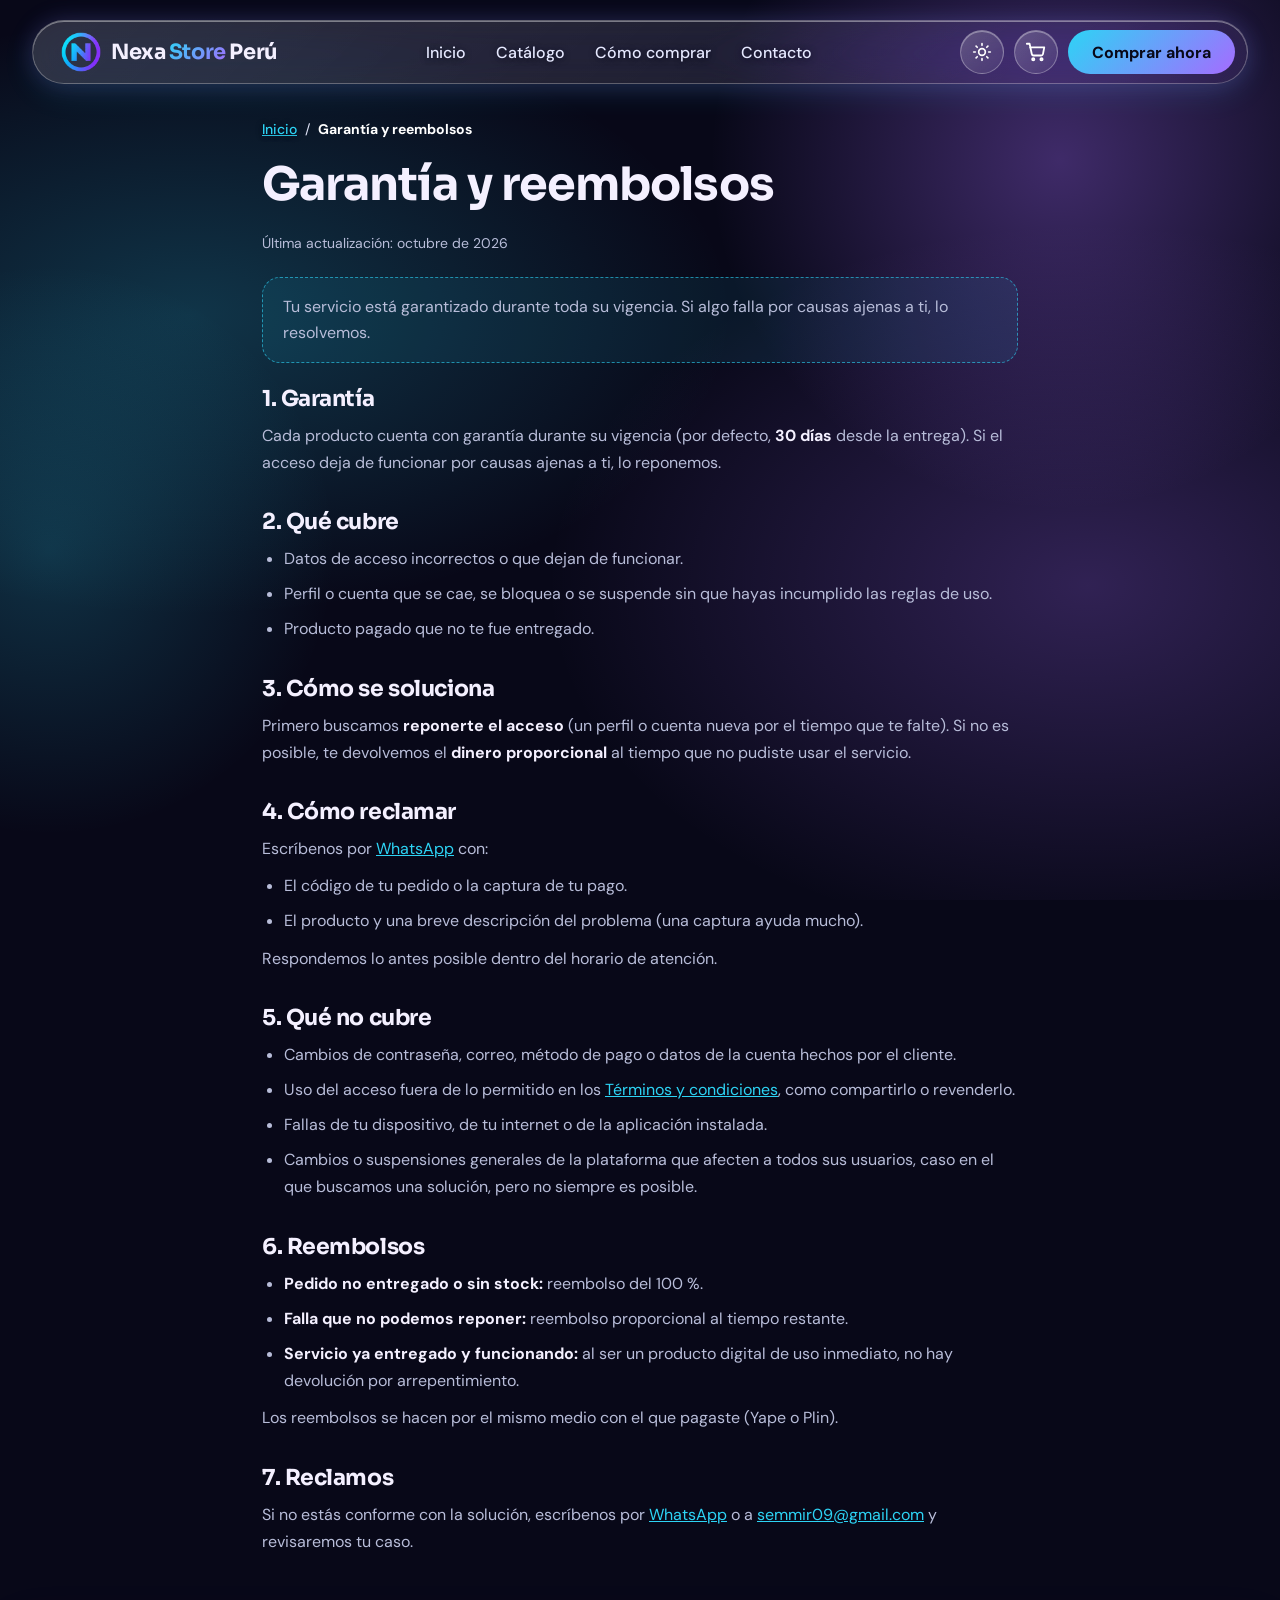
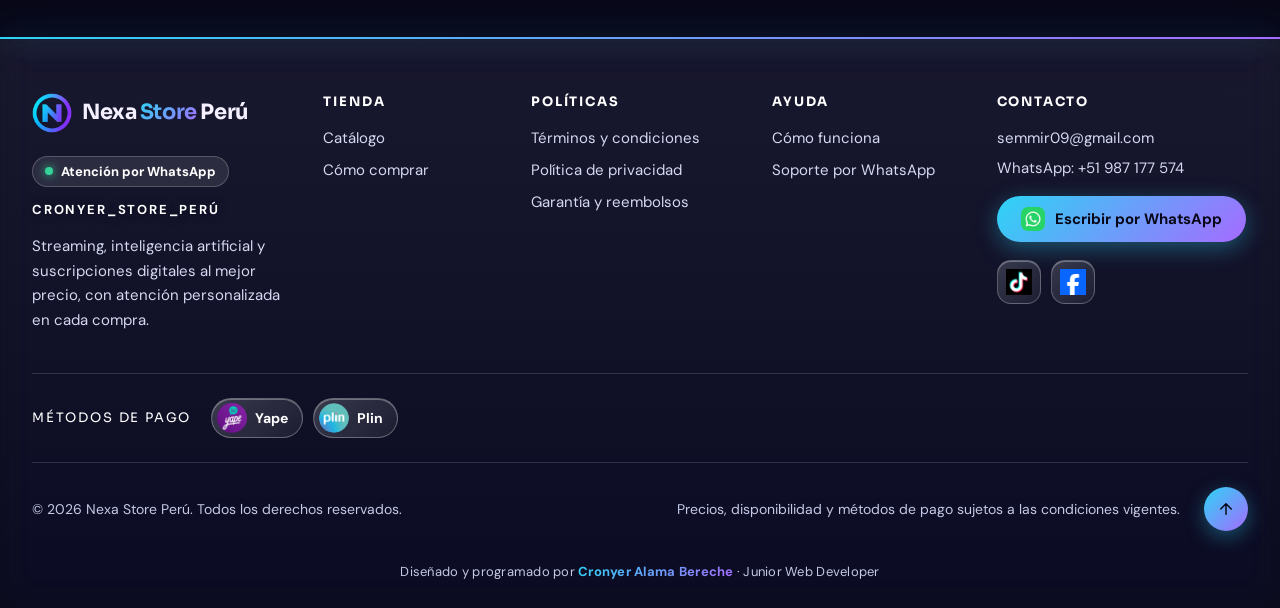
<file: reembolsos.html>
<!doctype html>
<html lang="es">
<head>
<meta charset="utf-8">
<meta name="viewport" content="width=device-width, initial-scale=1">
<title>Garantía y reembolsos – Nexa Store Perú</title>
<link rel="icon" type="image/png" href="logos/nexa-icon.png">
<link rel="preconnect" href="https://fonts.googleapis.com">
<link rel="preconnect" href="https://fonts.gstatic.com" crossorigin>
<link rel="stylesheet" href="https://fonts.googleapis.com/css2?family=Sora:wght@500;700&family=DM+Sans:wght@400;500;700&display=swap">
<meta name="theme-color" content="#080818">
<meta name="description" content="Garantía y reembolsos de Nexa Store Perú: qué cubre la garantía, cómo reclamar y cuándo corresponde la devolución del dinero.">
<link rel="canonical" href="https://nexastore-peru.netlify.app/reembolsos.html">
<link rel="stylesheet" href="css/style.css?v=6">
<script src="js/config.js?v=6"></script>
<script src="js/extras.js?v=6"></script>
</head>
<body>
<div class="page">
  <div class="glow a" aria-hidden="true"></div>
  <div class="glow b" aria-hidden="true"></div>

  <header>
    <div class="bar">
      <a href="index.html" class="logo" aria-label="Nexa Store Perú, inicio"><img class="logo-ico" src="logos/nexa-icon.png" alt="" width="40" height="40"><span class="logo-txt">Nexa <span class="zone">Store</span> Perú</span></a>
      <nav id="menu" aria-label="Principal">
        <a href="index.html">Inicio</a>
        <a href="index.html#catalogo">Catálogo</a>
        <a href="index.html#como-comprar">Cómo comprar</a>
        <a href="#contacto">Contacto</a>
      </nav>
      <div class="actions">
        <button class="cart-btn" type="button" data-carrito aria-label="Abrir carrito">
          <svg width="22" height="22" viewBox="0 0 24 24" fill="none" stroke="currentColor" stroke-width="2" stroke-linecap="round" stroke-linejoin="round" aria-hidden="true"><circle cx="9" cy="20" r="1.2"/><circle cx="18" cy="20" r="1.2"/><path d="M2 3h3l2.4 11.2a2 2 0 0 0 2 1.6h8.2a2 2 0 0 0 2-1.5L21 7H5.5"/></svg>
          <span class="cart-count" hidden>0</span>
        </button>
        <a href="index.html#catalogo" class="btn primary">Comprar ahora</a>
        <button class="menu-btn" type="button" aria-controls="menu" aria-expanded="false" aria-label="Abrir menú">
          <svg width="22" height="22" viewBox="0 0 22 22" fill="none" stroke="currentColor" stroke-width="2" stroke-linecap="round" aria-hidden="true"><path d="M3 6h16M3 11h16M3 16h16"/></svg>
        </button>
      </div>
    </div>
  </header>

  <main class="legal">
    <nav class="crumbs" aria-label="Ruta"><a href="index.html">Inicio</a> / <span aria-current="page">Garantía y reembolsos</span></nav>
    <h1>Garantía y reembolsos</h1>
    <p class="upd">Última actualización: octubre de 2026</p>
    <p class="aviso">Tu servicio está garantizado durante toda su vigencia. Si algo falla por causas ajenas a ti, lo resolvemos.</p>
    <section>
      <h2>1. Garantía</h2>
      <p>Cada producto cuenta con garantía durante su vigencia (por defecto, <strong>30 días</strong> desde la entrega). Si el acceso deja de funcionar por causas ajenas a ti, lo reponemos.</p>
    </section>
    <section>
      <h2>2. Qué cubre</h2>
      <ul>
        <li>Datos de acceso incorrectos o que dejan de funcionar.</li>
        <li>Perfil o cuenta que se cae, se bloquea o se suspende sin que hayas incumplido las reglas de uso.</li>
        <li>Producto pagado que no te fue entregado.</li>
      </ul>
    </section>
    <section>
      <h2>3. Cómo se soluciona</h2>
      <p>Primero buscamos <strong>reponerte el acceso</strong> (un perfil o cuenta nueva por el tiempo que te falte). Si no es posible, te devolvemos el <strong>dinero proporcional</strong> al tiempo que no pudiste usar el servicio.</p>
    </section>
    <section>
      <h2>4. Cómo reclamar</h2>
      <p>Escríbenos por <a href="#" data-wa>WhatsApp</a> con:</p>
      <ul>
        <li>El código de tu pedido o la captura de tu pago.</li>
        <li>El producto y una breve descripción del problema (una captura ayuda mucho).</li>
      </ul>
      <p>Respondemos lo antes posible dentro del horario de atención.</p>
    </section>
    <section>
      <h2>5. Qué no cubre</h2>
      <ul>
        <li>Cambios de contraseña, correo, método de pago o datos de la cuenta hechos por el cliente.</li>
        <li>Uso del acceso fuera de lo permitido en los <a href="terminos.html">Términos y condiciones</a>, como compartirlo o revenderlo.</li>
        <li>Fallas de tu dispositivo, de tu internet o de la aplicación instalada.</li>
        <li>Cambios o suspensiones generales de la plataforma que afecten a todos sus usuarios, caso en el que buscamos una solución, pero no siempre es posible.</li>
      </ul>
    </section>
    <section>
      <h2>6. Reembolsos</h2>
      <ul>
        <li><strong>Pedido no entregado o sin stock:</strong> reembolso del 100 %.</li>
        <li><strong>Falla que no podemos reponer:</strong> reembolso proporcional al tiempo restante.</li>
        <li><strong>Servicio ya entregado y funcionando:</strong> al ser un producto digital de uso inmediato, no hay devolución por arrepentimiento.</li>
      </ul>
      <p>Los reembolsos se hacen por el mismo medio con el que pagaste (Yape o Plin).</p>
    </section>
    <section>
      <h2>7. Reclamos</h2>
      <p>Si no estás conforme con la solución, escríbenos por <a href="#" data-wa>WhatsApp</a> o a <a href="#" data-correo></a> y revisaremos tu caso.</p>
    </section>
  </main>

  <footer class="site-footer" id="contacto">
    <div class="foot-inner">
      <div class="foot-grid">
        <div class="foot-brand">
          <a href="index.html" class="foot-logo" aria-label="Nexa Store Perú, inicio"><img class="logo-ico" src="logos/nexa-icon.png" alt="" width="40" height="40"><span class="logo-txt">Nexa <span class="zone">Store</span> Perú</span></a>
          <p class="foot-status"><i></i>Atención por WhatsApp</p>
          <p class="foot-company">CRONYER_STORE_PERÚ</p>
          <p class="foot-about">Streaming, inteligencia artificial y suscripciones digitales al mejor precio, con atención personalizada en cada compra.</p>
        </div>

        <div class="foot-col">
          <h4>Tienda</h4>
          <ul>
            <li><a href="index.html#catalogo">Catálogo</a></li>
            <li><a href="index.html#como-comprar">Cómo comprar</a></li>
          </ul>
        </div>

        <div class="foot-col">
          <h4>Políticas</h4>
          <ul>
            <li><a href="terminos.html">Términos y condiciones</a></li>
            <li><a href="privacidad.html">Política de privacidad</a></li>
            <li><a href="reembolsos.html">Garantía y reembolsos</a></li>
          </ul>
        </div>

        <div class="foot-col">
          <h4>Ayuda</h4>
          <ul>
            <li><a href="index.html#como-comprar">Cómo funciona</a></li>
            <li><a href="#" data-wa>Soporte por WhatsApp</a></li>
          </ul>
        </div>

        <div class="foot-col foot-contact">
          <h4>Contacto</h4>
          <p class="foot-line" id="f-correo" hidden><a href="#"></a></p>
          <p class="foot-line" id="f-wa" hidden>WhatsApp: <a href="#" data-wa id="f-wa-num">CRONYER_STORE_PERÚ</a></p>
          <a href="#" data-wa class="btn primary foot-btn"><img class="wa-ico" src="logos/icon-whatsapp.png" alt="" width="24" height="24">Escribir por WhatsApp</a>
          <div class="socials" id="redes" hidden></div>
        </div>
      </div>

      <div class="foot-pay"><span class="foot-pay-t">Métodos de pago</span><div class="pay-list" data-pagos></div></div>

      <div class="foot-bottom">
        <span>© <span id="anio">2026</span> Nexa Store Perú. Todos los derechos reservados.</span>
        <span class="foot-note">Precios, disponibilidad y métodos de pago sujetos a las condiciones vigentes.</span>
        <a href="#" class="to-top" aria-label="Volver arriba"><svg width="18" height="18" viewBox="0 0 24 24" fill="none" stroke="currentColor" stroke-width="2" stroke-linecap="round" stroke-linejoin="round" aria-hidden="true"><path d="M12 19V5M5 12l7-7 7 7"/></svg></a>
      </div>
      <p class="foot-credit">Diseñado y programado por <strong>Cronyer Alama Bereche</strong> · Junior Web Developer</p>
    </div>
  </footer>
</div>
<script src="js/carrito.js?v=6"></script>
<script src="js/script.js?v=6"></script>
<script>
(function(){var c=(window.NEXA&&window.NEXA.CORREO)||'';document.querySelectorAll('[data-correo]').forEach(function(a){if(c){a.href='mailto:'+c;a.textContent=c;}else{a.replaceWith(document.createTextNode('nuestro WhatsApp'));}});})();
</script>
</body>
</html>
</file>
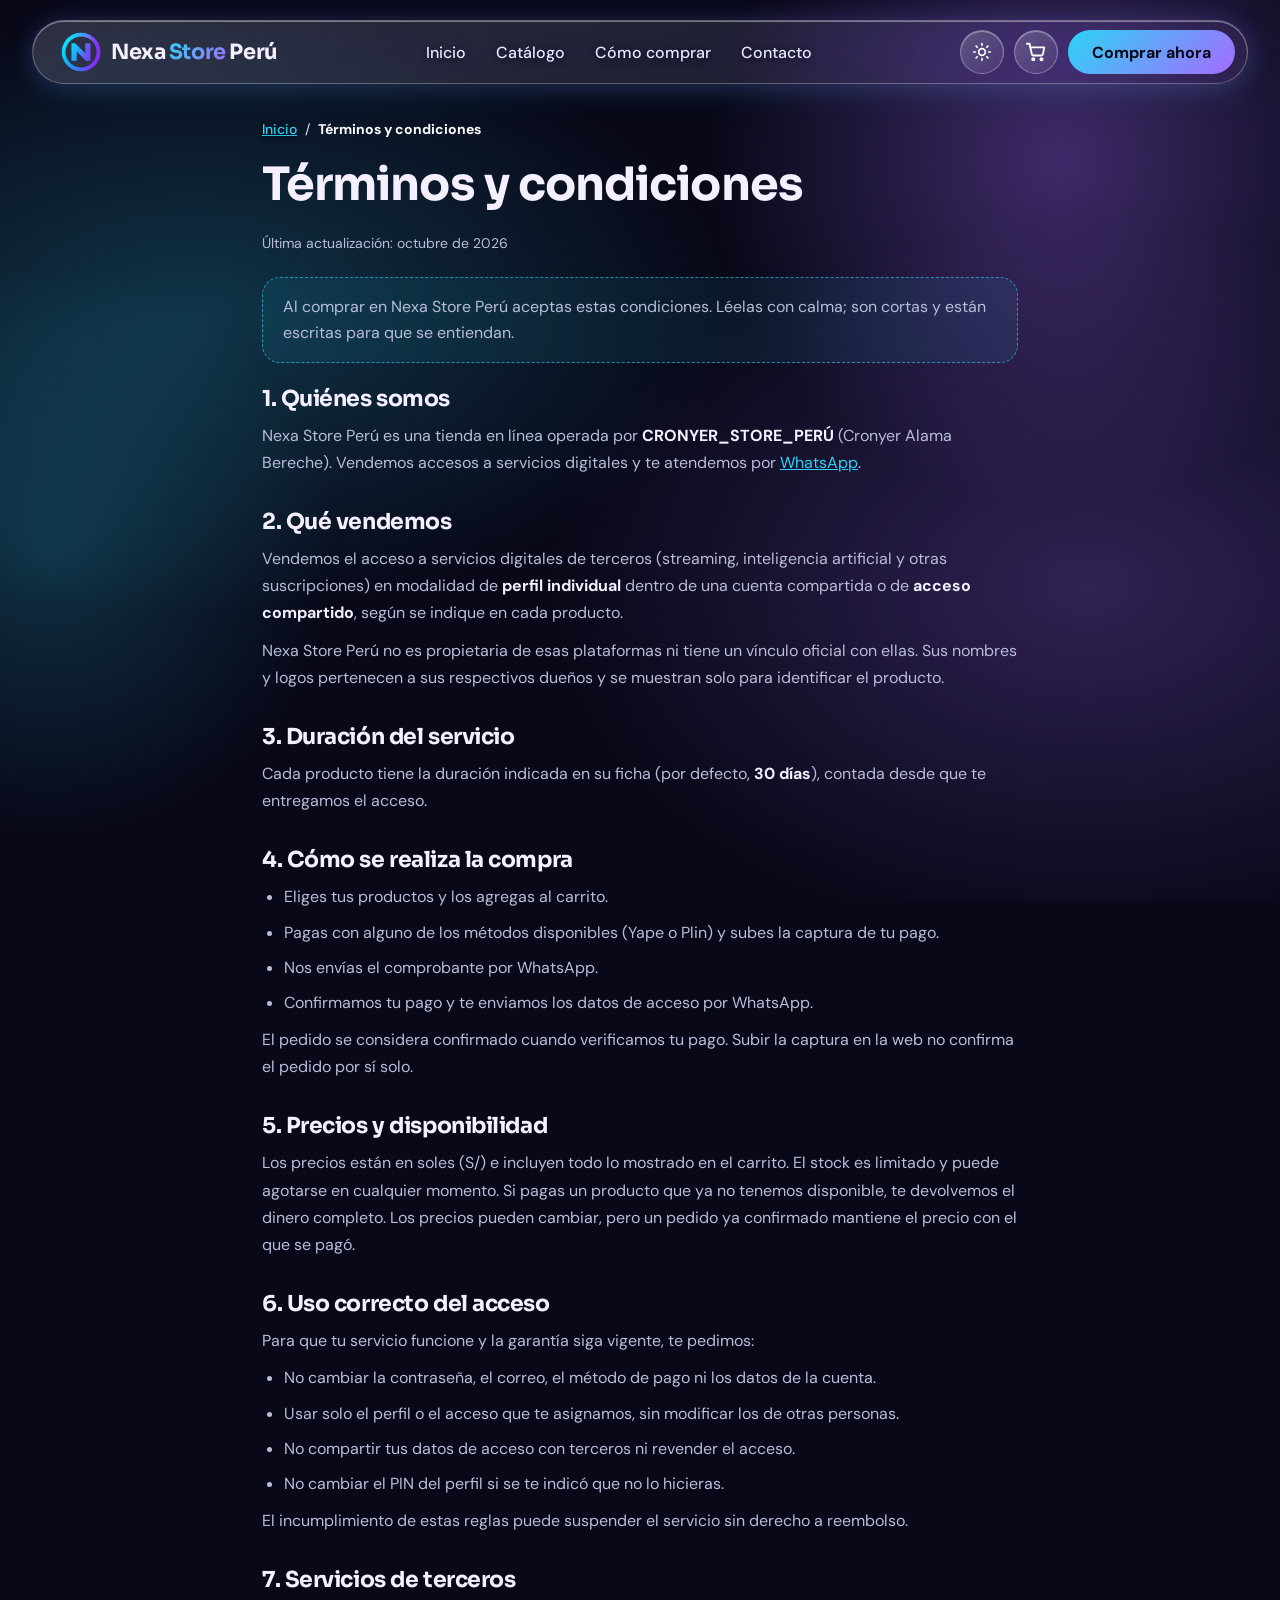
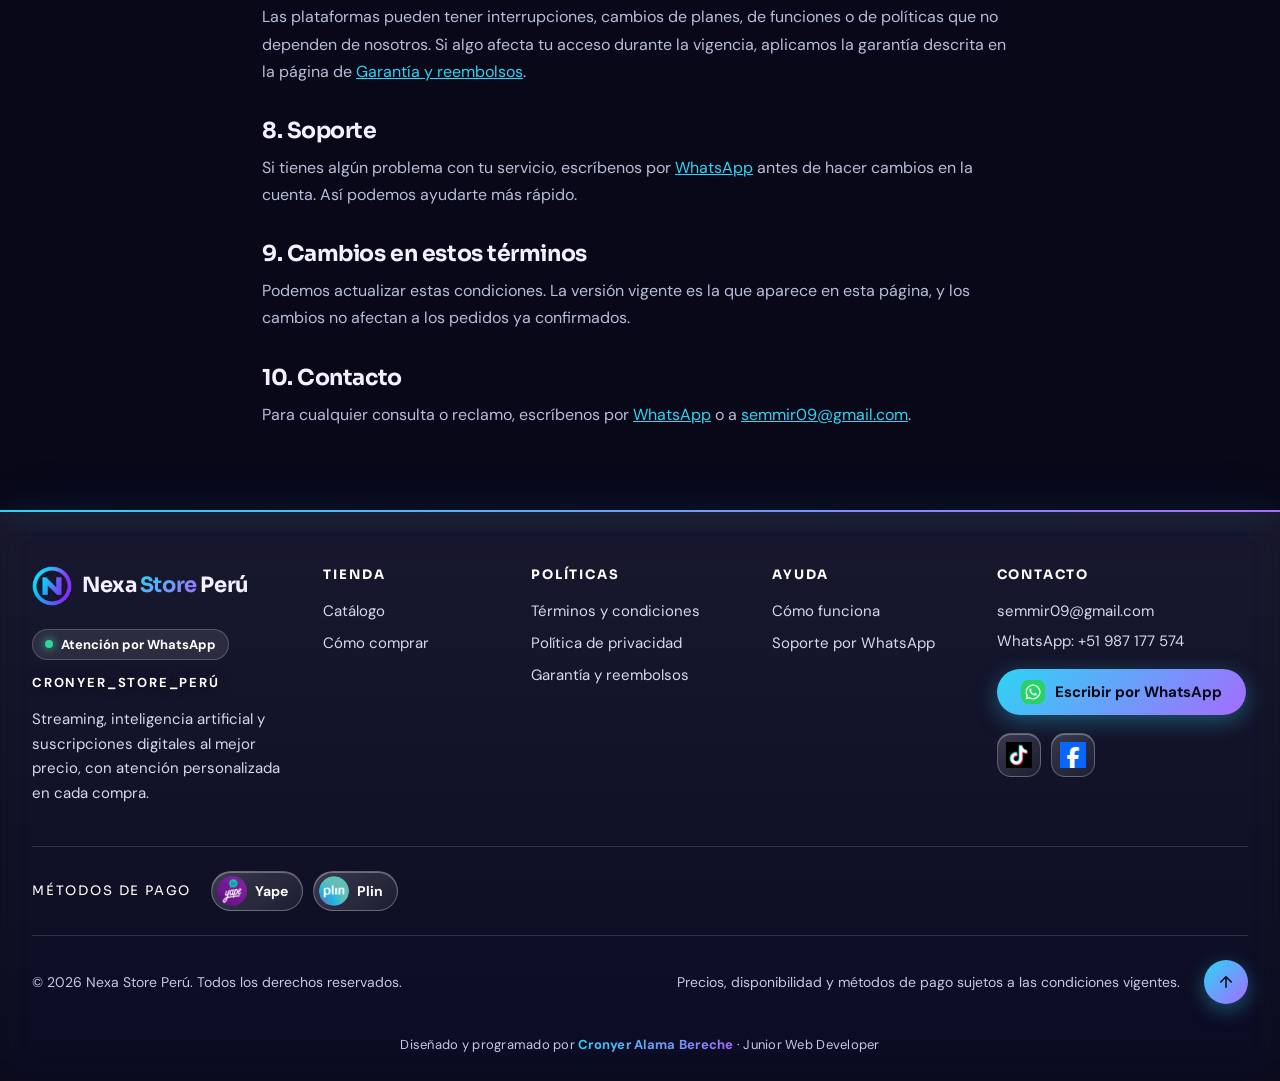
<file: terminos.html>
<!doctype html>
<html lang="es">
<head>
<meta charset="utf-8">
<meta name="viewport" content="width=device-width, initial-scale=1">
<title>Términos y condiciones – Nexa Store Perú</title>
<link rel="icon" type="image/png" href="logos/nexa-icon.png">
<link rel="preconnect" href="https://fonts.googleapis.com">
<link rel="preconnect" href="https://fonts.gstatic.com" crossorigin>
<link rel="stylesheet" href="https://fonts.googleapis.com/css2?family=Sora:wght@500;700&family=DM+Sans:wght@400;500;700&display=swap">
<meta name="theme-color" content="#080818">
<meta name="description" content="Condiciones de compra de Nexa Store Perú: qué vendemos, duración del servicio, cómo se paga, uso correcto del acceso y soporte.">
<link rel="canonical" href="https://nexastore-peru.netlify.app/terminos.html">
<link rel="stylesheet" href="css/style.css?v=6">
<script src="js/config.js?v=6"></script>
<script src="js/extras.js?v=6"></script>
</head>
<body>
<div class="page">
  <div class="glow a" aria-hidden="true"></div>
  <div class="glow b" aria-hidden="true"></div>

  <header>
    <div class="bar">
      <a href="index.html" class="logo" aria-label="Nexa Store Perú, inicio"><img class="logo-ico" src="logos/nexa-icon.png" alt="" width="40" height="40"><span class="logo-txt">Nexa <span class="zone">Store</span> Perú</span></a>
      <nav id="menu" aria-label="Principal">
        <a href="index.html">Inicio</a>
        <a href="index.html#catalogo">Catálogo</a>
        <a href="index.html#como-comprar">Cómo comprar</a>
        <a href="#contacto">Contacto</a>
      </nav>
      <div class="actions">
        <button class="cart-btn" type="button" data-carrito aria-label="Abrir carrito">
          <svg width="22" height="22" viewBox="0 0 24 24" fill="none" stroke="currentColor" stroke-width="2" stroke-linecap="round" stroke-linejoin="round" aria-hidden="true"><circle cx="9" cy="20" r="1.2"/><circle cx="18" cy="20" r="1.2"/><path d="M2 3h3l2.4 11.2a2 2 0 0 0 2 1.6h8.2a2 2 0 0 0 2-1.5L21 7H5.5"/></svg>
          <span class="cart-count" hidden>0</span>
        </button>
        <a href="index.html#catalogo" class="btn primary">Comprar ahora</a>
        <button class="menu-btn" type="button" aria-controls="menu" aria-expanded="false" aria-label="Abrir menú">
          <svg width="22" height="22" viewBox="0 0 22 22" fill="none" stroke="currentColor" stroke-width="2" stroke-linecap="round" aria-hidden="true"><path d="M3 6h16M3 11h16M3 16h16"/></svg>
        </button>
      </div>
    </div>
  </header>

  <main class="legal">
    <nav class="crumbs" aria-label="Ruta"><a href="index.html">Inicio</a> / <span aria-current="page">Términos y condiciones</span></nav>
    <h1>Términos y condiciones</h1>
    <p class="upd">Última actualización: octubre de 2026</p>
    <p class="aviso">Al comprar en Nexa Store Perú aceptas estas condiciones. Léelas con calma; son cortas y están escritas para que se entiendan.</p>
    <section>
      <h2>1. Quiénes somos</h2>
      <p>Nexa Store Perú es una tienda en línea operada por <strong>CRONYER_STORE_PERÚ</strong> (Cronyer Alama Bereche). Vendemos accesos a servicios digitales y te atendemos por <a href="#" data-wa>WhatsApp</a>.</p>
    </section>
    <section>
      <h2>2. Qué vendemos</h2>
      <p>Vendemos el acceso a servicios digitales de terceros (streaming, inteligencia artificial y otras suscripciones) en modalidad de <strong>perfil individual</strong> dentro de una cuenta compartida o de <strong>acceso compartido</strong>, según se indique en cada producto.</p>
      <p>Nexa Store Perú no es propietaria de esas plataformas ni tiene un vínculo oficial con ellas. Sus nombres y logos pertenecen a sus respectivos dueños y se muestran solo para identificar el producto.</p>
    </section>
    <section>
      <h2>3. Duración del servicio</h2>
      <p>Cada producto tiene la duración indicada en su ficha (por defecto, <strong>30 días</strong>), contada desde que te entregamos el acceso.</p>
    </section>
    <section>
      <h2>4. Cómo se realiza la compra</h2>
      <ul>
        <li>Eliges tus productos y los agregas al carrito.</li>
        <li>Pagas con alguno de los métodos disponibles (Yape o Plin) y subes la captura de tu pago.</li>
        <li>Nos envías el comprobante por WhatsApp.</li>
        <li>Confirmamos tu pago y te enviamos los datos de acceso por WhatsApp.</li>
      </ul>
      <p>El pedido se considera confirmado cuando verificamos tu pago. Subir la captura en la web no confirma el pedido por sí solo.</p>
    </section>
    <section>
      <h2>5. Precios y disponibilidad</h2>
      <p>Los precios están en soles (S/) e incluyen todo lo mostrado en el carrito. El stock es limitado y puede agotarse en cualquier momento. Si pagas un producto que ya no tenemos disponible, te devolvemos el dinero completo. Los precios pueden cambiar, pero un pedido ya confirmado mantiene el precio con el que se pagó.</p>
    </section>
    <section>
      <h2>6. Uso correcto del acceso</h2>
      <p>Para que tu servicio funcione y la garantía siga vigente, te pedimos:</p>
      <ul>
        <li>No cambiar la contraseña, el correo, el método de pago ni los datos de la cuenta.</li>
        <li>Usar solo el perfil o el acceso que te asignamos, sin modificar los de otras personas.</li>
        <li>No compartir tus datos de acceso con terceros ni revender el acceso.</li>
        <li>No cambiar el PIN del perfil si se te indicó que no lo hicieras.</li>
      </ul>
      <p>El incumplimiento de estas reglas puede suspender el servicio sin derecho a reembolso.</p>
    </section>
    <section>
      <h2>7. Servicios de terceros</h2>
      <p>Las plataformas pueden tener interrupciones, cambios de planes, de funciones o de políticas que no dependen de nosotros. Si algo afecta tu acceso durante la vigencia, aplicamos la garantía descrita en la página de <a href="reembolsos.html">Garantía y reembolsos</a>.</p>
    </section>
    <section>
      <h2>8. Soporte</h2>
      <p>Si tienes algún problema con tu servicio, escríbenos por <a href="#" data-wa>WhatsApp</a> antes de hacer cambios en la cuenta. Así podemos ayudarte más rápido.</p>
    </section>
    <section>
      <h2>9. Cambios en estos términos</h2>
      <p>Podemos actualizar estas condiciones. La versión vigente es la que aparece en esta página, y los cambios no afectan a los pedidos ya confirmados.</p>
    </section>
    <section>
      <h2>10. Contacto</h2>
      <p>Para cualquier consulta o reclamo, escríbenos por <a href="#" data-wa>WhatsApp</a> o a <a href="#" data-correo></a>.</p>
    </section>
  </main>

  <footer class="site-footer" id="contacto">
    <div class="foot-inner">
      <div class="foot-grid">
        <div class="foot-brand">
          <a href="index.html" class="foot-logo" aria-label="Nexa Store Perú, inicio"><img class="logo-ico" src="logos/nexa-icon.png" alt="" width="40" height="40"><span class="logo-txt">Nexa <span class="zone">Store</span> Perú</span></a>
          <p class="foot-status"><i></i>Atención por WhatsApp</p>
          <p class="foot-company">CRONYER_STORE_PERÚ</p>
          <p class="foot-about">Streaming, inteligencia artificial y suscripciones digitales al mejor precio, con atención personalizada en cada compra.</p>
        </div>

        <div class="foot-col">
          <h4>Tienda</h4>
          <ul>
            <li><a href="index.html#catalogo">Catálogo</a></li>
            <li><a href="index.html#como-comprar">Cómo comprar</a></li>
          </ul>
        </div>

        <div class="foot-col">
          <h4>Políticas</h4>
          <ul>
            <li><a href="terminos.html">Términos y condiciones</a></li>
            <li><a href="privacidad.html">Política de privacidad</a></li>
            <li><a href="reembolsos.html">Garantía y reembolsos</a></li>
          </ul>
        </div>

        <div class="foot-col">
          <h4>Ayuda</h4>
          <ul>
            <li><a href="index.html#como-comprar">Cómo funciona</a></li>
            <li><a href="#" data-wa>Soporte por WhatsApp</a></li>
          </ul>
        </div>

        <div class="foot-col foot-contact">
          <h4>Contacto</h4>
          <p class="foot-line" id="f-correo" hidden><a href="#"></a></p>
          <p class="foot-line" id="f-wa" hidden>WhatsApp: <a href="#" data-wa id="f-wa-num">CRONYER_STORE_PERÚ</a></p>
          <a href="#" data-wa class="btn primary foot-btn"><img class="wa-ico" src="logos/icon-whatsapp.png" alt="" width="24" height="24">Escribir por WhatsApp</a>
          <div class="socials" id="redes" hidden></div>
        </div>
      </div>

      <div class="foot-pay"><span class="foot-pay-t">Métodos de pago</span><div class="pay-list" data-pagos></div></div>

      <div class="foot-bottom">
        <span>© <span id="anio">2026</span> Nexa Store Perú. Todos los derechos reservados.</span>
        <span class="foot-note">Precios, disponibilidad y métodos de pago sujetos a las condiciones vigentes.</span>
        <a href="#" class="to-top" aria-label="Volver arriba"><svg width="18" height="18" viewBox="0 0 24 24" fill="none" stroke="currentColor" stroke-width="2" stroke-linecap="round" stroke-linejoin="round" aria-hidden="true"><path d="M12 19V5M5 12l7-7 7 7"/></svg></a>
      </div>
      <p class="foot-credit">Diseñado y programado por <strong>Cronyer Alama Bereche</strong> · Junior Web Developer</p>
    </div>
  </footer>
</div>
<script src="js/carrito.js?v=6"></script>
<script src="js/script.js?v=6"></script>
<script>
(function(){var c=(window.NEXA&&window.NEXA.CORREO)||'';document.querySelectorAll('[data-correo]').forEach(function(a){if(c){a.href='mailto:'+c;a.textContent=c;}else{a.replaceWith(document.createTextNode('nuestro WhatsApp'));}});})();
</script>
</body>
</html>
</file>
<file: css/style.css>
:root{
  --bg:#080818;
  --text:#f4f0ff;
  --muted:#b8bdd9;
  --accent:#a56bff;
  --cyan:#2dd4f5;
  --grad:linear-gradient(135deg,#2dd4f5,#a56bff);
  --accent-ink:#080818;
  --glass:rgba(255,255,255,.07);
  --line:rgba(255,255,255,.12);
}
*{box-sizing:border-box}
html{scroll-behavior:smooth}
body{margin:0;background:var(--bg);color:var(--text);font-family:'DM Sans',sans-serif;overflow-x:hidden}
a{color:inherit;text-decoration:none}
a:hover{opacity:.85}
a:focus-visible,button:focus-visible{outline:2px solid var(--accent);outline-offset:3px}
h1,h2{font-family:'Sora',sans-serif;margin:0;letter-spacing:-.02em}

/* Resplandores de fondo */
.glow{position:absolute;border-radius:50%;pointer-events:none}
.glow.a{top:-220px;right:-160px;width:760px;height:760px;background:radial-gradient(circle,rgba(165,107,255,.35),transparent 65%)}
.glow.b{top:240px;left:-260px;width:620px;height:620px;background:radial-gradient(circle,rgba(45,212,245,.2),transparent 65%)}
.page{position:relative;overflow:hidden}

/* Botones */
.btn{min-height:44px;padding:0 24px;display:inline-flex;align-items:center;gap:10px;border-radius:999px;font-weight:700;font-size:16px}
.btn.primary{background:var(--grad);color:var(--accent-ink)}
.btn.ghost{border:1px solid rgba(255,255,255,.28);font-weight:500}
.btn.link{font-weight:500;padding:0 16px}
.btn.big{min-height:54px;padding:0 32px;font-size:18px}

/* Menú flotante */
header{position:sticky;top:0;z-index:10;padding:20px 32px}
.bar{position:relative;max-width:1280px;margin:0 auto;min-height:64px;padding:0 12px 0 28px;display:flex;align-items:center;justify-content:space-between;gap:20px;border-radius:999px;background:var(--glass);border:1px solid var(--line);backdrop-filter:blur(18px);-webkit-backdrop-filter:blur(18px);transition:background .25s}
header.scrolled .bar{background:rgba(10,10,32,.85)}
.logo{display:inline-flex;align-items:center;gap:10px;font-family:'Sora',sans-serif;font-weight:700;font-size:22px;letter-spacing:-.02em}
.logo .zone{background:var(--grad);-webkit-background-clip:text;background-clip:text;color:transparent}
nav{display:flex;gap:30px}
nav a{font-weight:500;color:var(--muted)}
nav a.active{color:var(--text)}
.actions{display:flex;gap:10px;align-items:center}
.menu-btn{display:none;width:44px;height:44px;border:0;border-radius:50%;background:transparent;color:var(--text);cursor:pointer;align-items:center;justify-content:center}

/* Hero */
.hero{position:relative;z-index:2;max-width:1280px;margin:0 auto;padding:56px 32px 72px;display:flex;flex-wrap:wrap;align-items:center;justify-content:space-between;gap:48px}
.hero-copy{flex:1 1 460px;max-width:600px;display:flex;flex-direction:column;gap:28px}
.hero h1{font-size:clamp(40px,6vw,64px);line-height:1.04;letter-spacing:-.03em}
.hero p{margin:0;font-size:20px;line-height:1.55;color:var(--muted);max-width:520px}
.cta{display:flex;flex-wrap:wrap;gap:14px}


/* Secciones */
section.block{position:relative;z-index:2;max-width:1280px;margin:0 auto;padding:0 32px 72px;display:flex;flex-direction:column;gap:24px;scroll-margin-top:100px}
section.block h2{font-size:28px}
.grid-posters{display:grid;grid-template-columns:repeat(auto-fit,minmax(190px,1fr));gap:20px}
.card{display:flex;flex-direction:column;gap:10px;font-weight:500}
.card div{aspect-ratio:2/3;border-radius:18px;transition:transform .25s ease}
.card:hover div{transform:translateY(-6px)}
.card:hover{opacity:1}
.grid-plans{display:grid;grid-template-columns:repeat(auto-fit,minmax(260px,1fr));gap:20px}
.plan{padding:28px;border-radius:24px;background:var(--glass);border:1px solid var(--line);display:flex;flex-direction:column;gap:10px}
.plan h3{margin:0;font-family:'Sora',sans-serif;font-size:22px}
.plan .price{font-size:32px;font-weight:700}
.plan p{margin:0;color:var(--muted)}
.plan.featured{background:var(--grad);color:var(--accent-ink);border-color:transparent}
.plan.featured p{color:inherit}

footer{position:relative;z-index:2;max-width:1280px;margin:0 auto;padding:32px;border-top:1px solid var(--line);color:var(--muted);font-size:15px}

/* Móvil */
@media (max-width:900px){
  .bar{padding-left:20px}
  .menu-btn{display:inline-flex}
  .actions .btn.link{display:none}
  nav{display:none}
  nav.open{display:flex;flex-direction:column;gap:18px;position:absolute;top:calc(100% + 10px);left:0;right:0;padding:24px 28px;border-radius:24px;background:rgba(10,10,32,.96);border:1px solid var(--line)}
}
@media (prefers-reduced-motion:reduce){
  html{scroll-behavior:auto}
  *{transition:none!important;animation:none!important}
}

/* Cómo comprar */
.grid-steps{display:grid;grid-template-columns:repeat(auto-fit,minmax(240px,1fr));gap:20px}
.step{display:flex;flex-direction:column;gap:12px;padding:28px;border-radius:24px;background:var(--glass);border:1px solid var(--line)}
.step .n{width:40px;height:40px;border-radius:50%;background:var(--grad);color:var(--accent-ink);font-weight:700;display:flex;align-items:center;justify-content:center}
.step h3{margin:0;font-family:'Sora',sans-serif;font-size:20px}
.step p{margin:0;color:var(--muted);line-height:1.5}
.contact{display:flex;flex-wrap:wrap;gap:16px;align-items:center;justify-content:space-between}

/* Filtros del catálogo */
.tabs{display:flex;flex-wrap:wrap;gap:10px}
.tab{min-height:44px;padding:0 22px;border-radius:999px;border:1px solid var(--line);background:var(--glass);color:var(--text);font:500 16px 'DM Sans',sans-serif;cursor:pointer}
.tab[aria-pressed="true"]{background:var(--grad);color:var(--accent-ink);border-color:transparent;font-weight:700}


/* Barra de filtros y búsqueda */
.toolbar{display:flex;flex-wrap:wrap;gap:16px;align-items:center;justify-content:space-between}
.search{display:flex;align-items:center;gap:10px;min-height:44px;padding:0 18px;border-radius:999px;border:1px solid var(--line);background:var(--glass);color:var(--muted);width:280px;max-width:100%}
.search:focus-within{border-color:var(--accent)}
.search input{flex:1;min-width:0;background:transparent;border:0;outline:0;color:var(--text);font:400 16px 'DM Sans',sans-serif}
.search input::placeholder{color:var(--muted)}

/* Tarjetas de producto */
.grid-products{display:grid;grid-template-columns:repeat(auto-fill,minmax(270px,1fr));gap:22px}
.product{display:flex;flex-direction:column;border-radius:22px;background:rgba(255,255,255,.05);border:1px solid var(--line);overflow:hidden;transition:transform .25s ease,border-color .25s ease,box-shadow .25s ease}
.product:hover{transform:translateY(-4px);border-color:rgba(165,107,255,.6);box-shadow:0 18px 40px rgba(0,0,0,.4)}
.p-media{position:relative;aspect-ratio:16/10;overflow:hidden}
.p-media img{position:absolute;inset:0;width:100%;height:100%;object-fit:cover}
.p-media::after{content:"";position:absolute;inset:0;background:linear-gradient(to top,rgba(8,8,24,.75),rgba(8,8,24,0) 55%);pointer-events:none}
.badge{position:absolute;top:14px;z-index:2;display:inline-flex;align-items:center;gap:6px;min-height:28px;padding:0 12px;border-radius:999px;font-size:13px;font-weight:700}
.badge.top{left:14px;background:var(--grad);color:var(--accent-ink)}
.badge.cat{right:14px;background:rgba(8,8,24,.7);border:1px solid var(--line);backdrop-filter:blur(8px);-webkit-backdrop-filter:blur(8px)}
.p-body{flex:1;display:flex;flex-direction:column;gap:14px;padding:18px 20px 20px}
.p-name{margin:0;font-family:'Sora',sans-serif;font-size:20px;letter-spacing:-.01em}
.p-type{margin-top:4px;font-size:13px;letter-spacing:.08em;text-transform:uppercase;color:var(--muted)}
.chips{display:flex;flex-wrap:wrap;gap:8px}
.chip{display:inline-flex;align-items:center;gap:6px;padding:6px 12px;border-radius:999px;background:rgba(255,255,255,.07);font-size:14px;color:#e6e9ff}
.chip svg{color:var(--cyan)}
.price-row{display:flex;flex-wrap:wrap;align-items:baseline;gap:10px;margin-top:auto}
.price{font-family:'Sora',sans-serif;font-size:28px;font-weight:700}
.old{font-size:15px;color:var(--muted);text-decoration:line-through}
.off{margin-left:auto;padding:4px 10px;border-radius:999px;background:rgba(52,211,153,.15);color:#6ee7b7;font-size:13px;font-weight:700}
.stock{display:flex;align-items:center;gap:8px;font-size:14px;color:var(--muted)}
.stock i{width:8px;height:8px;border-radius:50%;background:#34d399}
.stock.low{color:#fbbf24}
.stock.low i{background:#fbbf24}
.buy{justify-content:center;width:100%;min-height:48px;background:var(--grad);color:var(--accent-ink);border-radius:999px;font-weight:700;font-size:16px;display:inline-flex;align-items:center;gap:8px}
.empty{margin:0;color:var(--muted);font-size:18px}

/* Galería del hero */
.gallery{flex:0 1 520px;width:520px;max-width:100%;display:grid;grid-template-columns:1fr 1fr;gap:16px;padding:32px 0 88px;transform:rotate(-6deg);translate:calc(var(--mx,0) * 18px) calc(var(--my,0) * 12px);transition:translate .25s ease-out}
.g-col{display:flex;flex-direction:column;gap:16px}
.g-col.a{animation:riseA 5s ease-in-out infinite alternate}
.g-col.b{margin-top:56px;animation:riseB 6s ease-in-out infinite alternate}
.g-card{position:relative;aspect-ratio:16/9;border-radius:18px;overflow:hidden;box-shadow:0 22px 44px rgba(0,0,0,.5);border:1px solid rgba(255,255,255,.12);background:linear-gradient(150deg,#2dd4f5,#1a3a7a);animation:bob 4s ease-in-out infinite alternate;transition:scale .3s ease,box-shadow .3s ease}
.g-card:nth-child(2){animation-duration:4.8s;animation-delay:-1.2s}
.g-card:nth-child(3){animation-duration:3.6s;animation-delay:-2.4s}
.g-col.b .g-card:nth-child(1){animation-duration:4.4s;animation-delay:-.6s}
.g-col.b .g-card:nth-child(2){animation-duration:3.8s;animation-delay:-2s}
.g-col.b .g-card:nth-child(3){animation-duration:5s;animation-delay:-3s}
.g-card:hover{scale:1.07;box-shadow:0 30px 60px rgba(0,0,0,.6),0 0 0 1px rgba(165,107,255,.7)}
.g-card img{position:absolute;inset:0;width:100%;height:100%;object-fit:cover}
@keyframes riseA{from{transform:translateY(8px)}to{transform:translateY(-26px)}}
@keyframes riseB{from{transform:translateY(-8px)}to{transform:translateY(26px)}}
@keyframes bob{from{translate:0 0;rotate:0deg}to{translate:0 -10px;rotate:1.6deg}}

/* Logo en imagen */
.logo img{display:block;height:40px;width:auto}

/* ===== Efecto cristal: transparente y brillante ===== */
body{
  background:
    radial-gradient(900px 500px at 15% 35%,rgba(45,212,245,.22),transparent 60%),
    radial-gradient(900px 600px at 85% 65%,rgba(165,107,255,.26),transparent 60%),
    var(--bg);
  background-attachment:fixed;
}

/* Menú */
.bar{
  background:linear-gradient(135deg,rgba(255,255,255,.16),rgba(255,255,255,.05));
  border:1px solid rgba(255,255,255,.28);
  backdrop-filter:blur(22px) saturate(1.6);
  -webkit-backdrop-filter:blur(22px) saturate(1.6);
  box-shadow:inset 0 1px 0 rgba(255,255,255,.4),0 8px 32px rgba(45,212,245,.12),0 0 24px rgba(165,107,255,.18);
}
header.scrolled .bar{background:linear-gradient(135deg,rgba(255,255,255,.2),rgba(255,255,255,.08))}
nav a{color:#e6e9ff;text-shadow:0 1px 6px rgba(8,8,24,.7)}
nav a.active{color:#fff}
@media (max-width:900px){
  nav.open{
    background:linear-gradient(135deg,rgba(40,36,90,.75),rgba(20,20,60,.7));
    border:1px solid rgba(255,255,255,.28);
    backdrop-filter:blur(22px) saturate(1.6);
    -webkit-backdrop-filter:blur(22px) saturate(1.6);
  }
}

/* Tarjetas de producto */
.product{
  background:linear-gradient(145deg,rgba(255,255,255,.16),rgba(255,255,255,.04));
  border:1px solid rgba(255,255,255,.28);
  backdrop-filter:blur(16px) saturate(1.5);
  -webkit-backdrop-filter:blur(16px) saturate(1.5);
  box-shadow:inset 0 1px 0 rgba(255,255,255,.4),0 10px 30px rgba(0,0,0,.25),0 0 22px rgba(45,212,245,.1);
}
.product:hover{
  border-color:rgba(255,255,255,.55);
  box-shadow:inset 0 1px 0 rgba(255,255,255,.5),0 18px 40px rgba(0,0,0,.35),0 0 34px rgba(165,107,255,.45);
}
.p-name{color:#fff;text-shadow:0 1px 8px rgba(8,8,24,.6)}
.p-type{color:#d5d9f2}
.chip{background:rgba(255,255,255,.14);border:1px solid rgba(255,255,255,.18);color:#fff}
.price{color:#fff;text-shadow:0 1px 10px rgba(8,8,24,.6)}
.old{color:#cfd3ee}
.stock{color:#e0e3f7}
.stock.low{color:#fcd34d}
.off{background:rgba(52,211,153,.25);color:#a7f3d0}
.buy{box-shadow:0 6px 20px rgba(45,212,245,.35)}

/* Filtros y buscador */
.tab,.search{
  background:linear-gradient(135deg,rgba(255,255,255,.16),rgba(255,255,255,.05));
  border-color:rgba(255,255,255,.28);
  backdrop-filter:blur(14px);
  -webkit-backdrop-filter:blur(14px);
  box-shadow:inset 0 1px 0 rgba(255,255,255,.3);
}
.tab[aria-pressed="true"]{background:var(--grad);box-shadow:0 6px 20px rgba(45,212,245,.35)}
.search{color:#e0e3f7}
.search input::placeholder{color:#cfd3ee}


/* ===== Pie de página ===== */
[hidden]{display:none!important}
footer.site-footer{
  max-width:none;margin:0;padding:0;border-top:0;
  position:relative;z-index:2;
  background:linear-gradient(180deg,rgba(255,255,255,.07),rgba(255,255,255,.02));
  backdrop-filter:blur(18px) saturate(1.5);
  -webkit-backdrop-filter:blur(18px) saturate(1.5);
  color:#d5d9f2;font-size:15px
}
.site-footer::before{content:"";position:absolute;left:0;right:0;top:0;height:2px;background:var(--grad);box-shadow:0 0 28px rgba(45,212,245,.6),0 0 60px rgba(165,107,255,.45)}
.foot-inner{max-width:1280px;margin:0 auto;padding:56px 32px 0}
.foot-grid{display:grid;grid-template-columns:1.5fr 1fr 1.2fr 1.1fr 1.5fr;gap:40px}
.foot-logo{display:inline-block}
.foot-logo img{display:block;height:40px;width:auto}
.foot-status{display:inline-flex;align-items:center;gap:8px;margin:18px 0 0;padding:6px 12px;border-radius:999px;background:rgba(255,255,255,.1);border:1px solid rgba(255,255,255,.2);font-size:13px;font-weight:700;color:#fff}
.foot-status i{width:8px;height:8px;border-radius:50%;background:#34d399;box-shadow:0 0 10px #34d399}
.foot-about{margin:16px 0 0;line-height:1.65;color:#d5d9f2;max-width:320px}
.foot-col h4{margin:0 0 18px;font-family:'Sora',sans-serif;font-size:13px;letter-spacing:.14em;text-transform:uppercase;color:#fff}
.foot-col ul{list-style:none;margin:0;padding:0;display:flex;flex-direction:column;gap:12px}
.foot-col a{color:#d5d9f2;transition:color .2s ease,transform .2s ease}
.foot-col ul a{display:inline-block}
.foot-col ul a:hover{color:#fff;opacity:1;transform:translateX(4px)}
.foot-line{margin:0 0 10px;overflow-wrap:anywhere}
.foot-line a:hover{color:#fff;opacity:1;text-decoration:underline}
.foot-btn{margin-top:8px;min-height:46px;font-size:15px;box-shadow:0 6px 22px rgba(45,212,245,.35)}
.socials{display:flex;flex-wrap:wrap;gap:10px;margin-top:18px}
.socials a{width:44px;height:44px;display:inline-flex;align-items:center;justify-content:center;border-radius:14px;color:#fff;background:linear-gradient(135deg,rgba(255,255,255,.16),rgba(255,255,255,.05));border:1px solid rgba(255,255,255,.25);box-shadow:inset 0 1px 0 rgba(255,255,255,.3);transition:transform .2s ease,box-shadow .2s ease,border-color .2s ease}
.socials a:hover{opacity:1;transform:translateY(-3px);border-color:rgba(255,255,255,.55);box-shadow:inset 0 1px 0 rgba(255,255,255,.4),0 0 22px rgba(165,107,255,.55)}
.foot-bottom{display:flex;flex-wrap:wrap;align-items:center;justify-content:space-between;gap:12px 24px;margin-top:48px;padding:24px 0 32px;border-top:1px solid rgba(255,255,255,.14);font-size:14px;color:#c4c9e6}
.foot-note{flex:1;text-align:right}
.to-top{width:44px;height:44px;display:inline-flex;align-items:center;justify-content:center;border-radius:50%;color:#fff;background:var(--grad);color:var(--accent-ink);box-shadow:0 6px 20px rgba(45,212,245,.35);transition:transform .2s ease}
.to-top:hover{opacity:1;transform:translateY(-3px)}
@media (max-width:1000px){
  .foot-grid{grid-template-columns:repeat(3,1fr);gap:36px 28px}
  .foot-brand,.foot-contact{grid-column:1/-1}
}
@media (max-width:600px){
  .foot-inner{padding:44px 20px 0}
  .foot-grid{grid-template-columns:1fr 1fr}
  .foot-col:nth-child(4){grid-column:1/-1}
  .foot-note{flex-basis:100%;text-align:left;order:3}
}

/* Crédito del desarrollador */
.foot-credit{margin:0;padding:0 0 28px;text-align:center;font-size:13px;letter-spacing:.02em;color:#c4c9e6}
.foot-credit strong{font-weight:700;background:var(--grad);-webkit-background-clip:text;background-clip:text;color:transparent}

/* Nombre de la empresa */
.foot-company{margin:14px 0 0;font-size:13px;font-weight:700;letter-spacing:.14em;text-transform:uppercase;color:#fff;text-shadow:0 1px 8px rgba(8,8,24,.6)}


/* ===== Tarjeta de producto: enlace a la página de detalle ===== */
.product{position:relative}
.buy{cursor:pointer;box-shadow:0 6px 20px rgba(45,212,245,.35)}
.buy::after{content:"";position:absolute;inset:0;border-radius:22px}
.buy svg{transition:transform .2s ease}
.product:hover .buy svg{transform:translateX(4px)}

/* ===== Página de producto ===== */
.pd-wrap{position:relative;z-index:2;max-width:1280px;margin:0 auto;padding:16px 32px 72px;display:flex;flex-direction:column;gap:56px}
.pd-grid{display:grid;grid-template-columns:minmax(0,1fr) 380px;grid-template-areas:"hero buy" "steps buy" "tabs buy";gap:24px;align-items:start}

/* Banner */
.pd-hero{grid-area:hero;position:relative;overflow:hidden;min-height:340px;display:flex;align-items:center;padding:40px;border-radius:26px;border:1px solid rgba(255,255,255,.28);box-shadow:inset 0 1px 0 rgba(255,255,255,.4),0 20px 50px rgba(0,0,0,.35),0 0 40px rgba(45,212,245,.12)}
.pd-hero>img{position:absolute;top:0;right:0;width:64%;height:100%;object-fit:cover;-webkit-mask-image:linear-gradient(to right,transparent,#000 55%);mask-image:linear-gradient(to right,transparent,#000 55%)}
.pd-hero::after{content:"";position:absolute;inset:0;background:linear-gradient(90deg,rgba(8,8,24,.78),rgba(8,8,24,.15) 70%);pointer-events:none}
.pd-hero-in{position:relative;z-index:2;display:flex;flex-direction:column;align-items:flex-start;gap:16px;max-width:520px}
.crumbs{display:flex;flex-wrap:wrap;gap:8px;font-size:14px;color:#e0e3f7}
.crumbs a:hover{color:#fff;text-decoration:underline;opacity:1}
.crumbs span[aria-current]{color:#fff;font-weight:700}
.pd-top{display:inline-flex;align-items:center;min-height:28px;padding:0 12px;border-radius:999px;background:var(--grad);color:var(--accent-ink);font-size:13px;font-weight:700}
.pd-hero h1{font-size:clamp(36px,5.5vw,58px);line-height:1.04;color:#fff;text-shadow:0 2px 16px rgba(8,8,24,.6)}
.pd-lead{margin:0;font-size:18px;line-height:1.55;color:#eef0ff;text-shadow:0 1px 8px rgba(8,8,24,.6)}
.pd-feats{list-style:none;margin:8px 0 0;padding:0;display:flex;flex-wrap:wrap;gap:18px 22px}
.pd-feats li{display:flex;flex-direction:column;align-items:center;gap:8px;width:92px;text-align:center;font-size:13px;line-height:1.3;color:#fff}
.pd-feats span,.pd-cards>div>span{width:48px;height:48px;display:inline-flex;align-items:center;justify-content:center;border-radius:14px;color:var(--cyan);background:linear-gradient(135deg,rgba(255,255,255,.2),rgba(255,255,255,.06));border:1px solid rgba(255,255,255,.3);box-shadow:inset 0 1px 0 rgba(255,255,255,.35),0 0 18px rgba(45,212,245,.25)}

/* Pasos */
.pd-steps{grid-area:steps;display:grid;grid-template-columns:repeat(3,1fr);border-radius:22px;background:linear-gradient(145deg,rgba(255,255,255,.14),rgba(255,255,255,.04));border:1px solid rgba(255,255,255,.26);backdrop-filter:blur(16px);-webkit-backdrop-filter:blur(16px);box-shadow:inset 0 1px 0 rgba(255,255,255,.35)}
.pd-steps>div{display:flex;align-items:center;gap:14px;padding:20px 22px}
.pd-steps>div+div{border-left:1px solid rgba(255,255,255,.16)}
.pd-steps b{flex:none;width:36px;height:36px;display:inline-flex;align-items:center;justify-content:center;border-radius:50%;background:var(--grad);color:var(--accent-ink);font-weight:700}
.pd-steps span{display:flex;flex-direction:column;gap:2px}
.pd-steps strong{font-size:15px;color:#fff}
.pd-steps small{font-size:13px;color:#d5d9f2}

/* Pestañas */
.pd-tabs{grid-area:tabs;border-radius:24px;overflow:hidden;background:linear-gradient(145deg,rgba(255,255,255,.12),rgba(255,255,255,.03));border:1px solid rgba(255,255,255,.26);backdrop-filter:blur(16px);-webkit-backdrop-filter:blur(16px);box-shadow:inset 0 1px 0 rgba(255,255,255,.3)}
.pd-tablist{display:grid;grid-template-columns:1fr 1fr;border-bottom:1px solid rgba(255,255,255,.16)}
.pd-tablist button{min-height:52px;border:0;background:rgba(255,255,255,.04);color:#d5d9f2;font:700 15px 'DM Sans',sans-serif;cursor:pointer;border-bottom:2px solid transparent;margin-bottom:-1px}
.pd-tablist button[aria-selected="true"]{color:#fff;background:rgba(255,255,255,.1);border-bottom-color:var(--cyan);box-shadow:0 10px 24px -12px rgba(45,212,245,.8)}
.pd-panel{padding:28px}
.kick{font-size:12px;letter-spacing:.14em;text-transform:uppercase;font-weight:700;color:var(--cyan)}
.pd-panel h2{margin:8px 0 12px;font-size:26px;color:#fff}
.pd-panel>p{margin:0;max-width:720px;line-height:1.65;color:#e0e3f7}
.pd-cards{display:grid;grid-template-columns:repeat(auto-fit,minmax(200px,1fr));gap:16px;margin-top:24px}
.pd-cards>div{display:flex;flex-direction:column;gap:10px;padding:18px;border-radius:18px;background:rgba(255,255,255,.07);border:1px solid rgba(255,255,255,.18)}
.pd-cards strong{color:#fff}
.pd-cards p{margin:0;font-size:14px;line-height:1.55;color:#d5d9f2}
.pd-list{list-style:none;margin:8px 0 0;padding:0;display:flex;flex-direction:column;gap:14px}
.pd-list li{display:flex;gap:12px;align-items:flex-start;line-height:1.55;color:#e0e3f7}
.pd-list svg{flex:none;margin-top:2px;color:#34d399}
.pd-list strong{color:#fff}

/* Tarjeta de compra */
.buy-card{grid-area:buy;position:sticky;top:104px;display:flex;flex-direction:column;gap:16px;padding:22px;border-radius:26px;background:linear-gradient(145deg,rgba(255,255,255,.18),rgba(255,255,255,.05));border:1px solid rgba(255,255,255,.3);backdrop-filter:blur(20px) saturate(1.6);-webkit-backdrop-filter:blur(20px) saturate(1.6);box-shadow:inset 0 1px 0 rgba(255,255,255,.4),0 20px 50px rgba(0,0,0,.35),0 0 40px rgba(165,107,255,.25)}
.bc-head{display:flex;align-items:center;gap:14px;padding:14px;border-radius:18px;border:1px dashed rgba(45,212,245,.6);background:rgba(255,255,255,.05)}
.bc-logo{flex:none;width:64px;height:64px;border-radius:16px;overflow:hidden;position:relative;border:1px solid rgba(255,255,255,.3)}
.bc-logo img{position:absolute;inset:0;width:100%;height:100%;object-fit:cover}
.bc-name{font-family:'Sora',sans-serif;font-size:20px;font-weight:700;color:#fff;text-transform:uppercase}
.bc-sub{margin-top:2px;font-size:12px;letter-spacing:.08em;text-transform:uppercase;color:#d5d9f2}
.bc-label{font-size:14px;font-weight:700;color:#fff}
.bc-period{display:flex;align-items:center;gap:14px;padding:14px 16px;border-radius:16px;border:1px solid rgba(45,212,245,.6);background:rgba(45,212,245,.1);box-shadow:0 0 22px rgba(45,212,245,.18)}
.bc-period>span{color:var(--cyan);display:inline-flex}
.bc-period small{display:block;font-size:11px;letter-spacing:.1em;text-transform:uppercase;color:var(--cyan);font-weight:700}
.bc-period strong{display:block;margin-top:2px;text-transform:uppercase;color:#fff}
.bc-code{border-radius:16px;border:1px solid rgba(255,255,255,.22);background:rgba(255,255,255,.06)}
.bc-code summary{list-style:none;cursor:pointer;display:flex;align-items:center;justify-content:space-between;gap:10px;padding:13px 16px;font-size:14px;color:#e6e9ff}
.bc-code summary::-webkit-details-marker{display:none}
.bc-code summary span{display:inline-flex;align-items:center;gap:10px}
.bc-code summary>svg{transition:transform .2s ease}
.bc-code[open] summary>svg{transform:rotate(180deg)}
.bc-code input{display:block;width:calc(100% - 32px);min-height:44px;margin:0 16px;padding:0 14px;border-radius:12px;border:1px solid rgba(255,255,255,.28);background:rgba(8,8,24,.35);color:#fff;font:400 16px 'DM Sans',sans-serif;outline:0}
.bc-code input:focus{border-color:var(--accent)}
.bc-code small{display:block;padding:10px 16px 14px;font-size:13px;color:#d5d9f2}
.bc-total{display:flex;align-items:flex-end;justify-content:space-between;gap:12px;padding-top:16px;border-top:1px solid rgba(255,255,255,.18)}
.tot-l{display:block;font-size:14px;color:#e0e3f7}
.save{display:inline-block;margin-top:6px;padding:3px 10px;border-radius:999px;background:rgba(52,211,153,.25);color:#a7f3d0;font-size:12px;font-weight:700}
.tot-r{display:flex;flex-wrap:wrap;align-items:baseline;justify-content:flex-end;gap:4px 10px}
.tot-v{font-family:'Sora',sans-serif;font-size:32px;font-weight:700;color:#fff;text-shadow:0 1px 10px rgba(8,8,24,.6)}
.tot-old{font-size:15px;color:#cfd3ee;text-decoration:line-through}
.buy-card .off{margin-left:0}
.bc-actions{display:flex;gap:10px}
.bc-actions .btn{flex:1;justify-content:center;box-shadow:0 6px 22px rgba(45,212,245,.4)}
.bc-share{flex:none;width:54px;height:54px;display:inline-flex;align-items:center;justify-content:center;border-radius:16px;cursor:pointer;color:#fff;background:linear-gradient(135deg,rgba(255,255,255,.2),rgba(255,255,255,.06));border:1px solid rgba(255,255,255,.3);box-shadow:inset 0 1px 0 rgba(255,255,255,.35);transition:transform .2s ease,box-shadow .2s ease}
.bc-share:hover{transform:translateY(-2px);box-shadow:inset 0 1px 0 rgba(255,255,255,.4),0 0 22px rgba(165,107,255,.55)}
.bc-note{margin:0;font-size:13px;line-height:1.5;text-align:center;color:#d5d9f2}

/* Relacionados */
.pd-rel{display:flex;flex-direction:column;gap:20px}
.pd-rel h2{font-size:28px;color:#fff}
.rel-grid{display:grid;grid-template-columns:repeat(auto-fill,minmax(250px,1fr));gap:18px}
.rel-card{display:flex;align-items:center;gap:14px;padding:14px;border-radius:20px;background:linear-gradient(145deg,rgba(255,255,255,.14),rgba(255,255,255,.04));border:1px solid rgba(255,255,255,.26);backdrop-filter:blur(14px);-webkit-backdrop-filter:blur(14px);box-shadow:inset 0 1px 0 rgba(255,255,255,.3);transition:transform .25s ease,box-shadow .25s ease,border-color .25s ease}
.rel-card:hover{opacity:1;transform:translateY(-4px);border-color:rgba(255,255,255,.55);box-shadow:inset 0 1px 0 rgba(255,255,255,.4),0 0 30px rgba(165,107,255,.45)}
.rel-thumb{flex:none;position:relative;width:76px;height:76px;border-radius:16px;overflow:hidden}
.rel-thumb img{position:absolute;inset:0;width:100%;height:100%;object-fit:cover}
.rel-info{display:flex;flex-direction:column;gap:2px;min-width:0}
.rel-info strong{color:#fff;font-family:'Sora',sans-serif;font-size:17px}
.rel-info small{font-size:12px;letter-spacing:.06em;text-transform:uppercase;color:#d5d9f2}
.rel-info b{margin-top:4px;font-family:'Sora',sans-serif;font-size:18px;color:#fff}

/* Aviso al copiar el enlace */
.toast{position:fixed;left:50%;bottom:28px;z-index:50;transform:translate(-50%,20px);opacity:0;pointer-events:none;padding:12px 22px;border-radius:999px;color:#fff;font-weight:700;background:linear-gradient(135deg,rgba(255,255,255,.22),rgba(255,255,255,.08));border:1px solid rgba(255,255,255,.35);backdrop-filter:blur(18px);-webkit-backdrop-filter:blur(18px);box-shadow:0 10px 30px rgba(0,0,0,.4);transition:opacity .25s ease,transform .25s ease}
.toast.show{opacity:1;transform:translate(-50%,0)}

/* Producto no encontrado */
.pd-missing{display:flex;flex-direction:column;align-items:flex-start;gap:16px;padding:48px 0}
.pd-missing h1{font-size:clamp(30px,5vw,44px)}
.pd-missing p{margin:0;color:#d5d9f2;font-size:18px}

@media (max-width:980px){
  .pd-wrap{padding:8px 20px 56px;gap:40px}
  .pd-grid{grid-template-columns:minmax(0,1fr);grid-template-areas:"hero" "buy" "steps" "tabs"}
  .buy-card{position:static}
  .pd-hero{padding:28px 22px;min-height:300px}
  .pd-hero>img{width:100%;opacity:.5;-webkit-mask-image:none;mask-image:none}
  .pd-steps{grid-template-columns:1fr}
  .pd-steps>div+div{border-left:0;border-top:1px solid rgba(255,255,255,.16)}
}
@media (max-width:480px){
  .pd-panel{padding:22px 18px}
  .pd-tablist button{font-size:14px}
}

/* Íconos de WhatsApp */
.wa-ico{display:block;flex:none;width:24px;height:24px;object-fit:contain;border-radius:7px}

/* Métodos de pago */
.pay-list{display:flex;flex-wrap:wrap;gap:10px}
.pay{display:inline-flex;align-items:center;gap:8px;min-height:36px;padding:4px 14px 4px 5px;border-radius:999px;color:#fff;font-size:14px;font-weight:700;background:linear-gradient(135deg,rgba(255,255,255,.18),rgba(255,255,255,.06));border:1px solid rgba(255,255,255,.28);box-shadow:inset 0 1px 0 rgba(255,255,255,.3)}
.pay i{width:26px;height:26px;border-radius:50%;display:inline-flex;align-items:center;justify-content:center;font-style:normal;font-weight:700;font-size:13px;color:#fff;box-shadow:0 0 12px rgba(255,255,255,.2)}
.foot-pay{display:flex;flex-wrap:wrap;align-items:center;gap:14px 20px;margin-top:40px;padding-top:24px;border-top:1px solid rgba(255,255,255,.14)}
.foot-pay-t{font-family:'Sora',sans-serif;font-size:13px;letter-spacing:.14em;text-transform:uppercase;color:#fff}
.foot-pay+.foot-bottom{margin-top:24px}
.bc-pay{display:flex;flex-direction:column;gap:10px;padding-top:16px;border-top:1px solid rgba(255,255,255,.18)}
.bc-pay small{font-size:13px;color:#d5d9f2}


/* ===== Carrito ===== */
html.cart-open{overflow:hidden}

/* Botón del menú */
.cart-btn{position:relative;flex:none;width:44px;height:44px;display:inline-flex;align-items:center;justify-content:center;border-radius:50%;cursor:pointer;color:#fff;background:linear-gradient(135deg,rgba(255,255,255,.2),rgba(255,255,255,.06));border:1px solid rgba(255,255,255,.3);box-shadow:inset 0 1px 0 rgba(255,255,255,.35);transition:transform .2s ease,box-shadow .2s ease}
.cart-btn:hover{transform:translateY(-2px);box-shadow:inset 0 1px 0 rgba(255,255,255,.4),0 0 20px rgba(165,107,255,.55)}
.cart-count{position:absolute;top:-6px;right:-6px;min-width:20px;height:20px;padding:0 5px;display:inline-flex;align-items:center;justify-content:center;border-radius:999px;background:var(--grad);color:var(--accent-ink);font-size:12px;font-weight:700;box-shadow:0 0 12px rgba(45,212,245,.6)}
.cart-btn.bump{animation:bump .45s ease}
@keyframes bump{0%{transform:scale(1)}35%{transform:scale(1.25)}100%{transform:scale(1)}}

/* Botón "agregar" en las tarjetas y en la página del producto */
.p-actions{display:flex;gap:10px;align-items:center}
.p-actions .buy{flex:1;width:auto}
.add{position:relative;z-index:2;flex:none;width:48px;height:48px;display:inline-flex;align-items:center;justify-content:center;border-radius:50%;cursor:pointer;color:#fff;background:linear-gradient(135deg,rgba(255,255,255,.22),rgba(255,255,255,.06));border:1px solid rgba(255,255,255,.35);box-shadow:inset 0 1px 0 rgba(255,255,255,.35);transition:transform .2s ease,box-shadow .2s ease}
.add:hover{transform:scale(1.08);box-shadow:inset 0 1px 0 rgba(255,255,255,.4),0 0 20px rgba(45,212,245,.6)}
.add:active{transform:scale(.95)}
.bc-add{width:100%;justify-content:center;min-height:48px;cursor:pointer;color:#fff;font-family:inherit;background:linear-gradient(135deg,rgba(255,255,255,.2),rgba(255,255,255,.06));border:1px solid rgba(255,255,255,.35);box-shadow:inset 0 1px 0 rgba(255,255,255,.3)}
.bc-add:hover{box-shadow:inset 0 1px 0 rgba(255,255,255,.4),0 0 22px rgba(45,212,245,.45)}

/* Panel lateral */
.cart-overlay{position:fixed;inset:0;z-index:55;background:rgba(8,8,24,.6);backdrop-filter:blur(4px);-webkit-backdrop-filter:blur(4px);opacity:0;transition:opacity .3s ease}
.cart-overlay.open{opacity:1}
.cart-drawer{position:fixed;top:0;right:0;bottom:0;z-index:60;width:min(440px,100%);display:flex;flex-direction:column;color:#fff;background:linear-gradient(160deg,rgba(44,38,98,.88),rgba(14,14,42,.94));border-left:1px solid rgba(255,255,255,.28);backdrop-filter:blur(26px) saturate(1.6);-webkit-backdrop-filter:blur(26px) saturate(1.6);box-shadow:-20px 0 60px rgba(0,0,0,.5),0 0 40px rgba(165,107,255,.25);transform:translateX(100%);transition:transform .3s ease}
.cart-drawer.open{transform:none}
.cd-head{display:flex;align-items:center;justify-content:space-between;gap:12px;padding:18px 22px;border-bottom:1px solid rgba(255,255,255,.16)}
.cd-head h2{font-size:22px}
.cd-close{width:44px;height:44px;display:inline-flex;align-items:center;justify-content:center;border-radius:50%;cursor:pointer;color:#fff;background:rgba(255,255,255,.1);border:1px solid rgba(255,255,255,.25)}
.cd-close:hover{background:rgba(255,255,255,.2)}
.cd-body{flex:1;overflow-y:auto;padding:18px 22px}
.cd-empty{display:flex;flex-direction:column;align-items:center;gap:12px;padding:56px 12px;text-align:center;color:#d5d9f2}
.cd-empty svg{color:var(--cyan);filter:drop-shadow(0 0 12px rgba(45,212,245,.5))}
.cd-empty strong{font-family:'Sora',sans-serif;font-size:20px;color:#fff}
.cd-empty p{margin:0;line-height:1.55;max-width:300px}
.cd-list{list-style:none;margin:0;padding:0;display:flex;flex-direction:column;gap:12px}
.ci{position:relative;display:flex;gap:14px;padding:14px;border-radius:18px;background:linear-gradient(145deg,rgba(255,255,255,.14),rgba(255,255,255,.04));border:1px solid rgba(255,255,255,.22)}
.ci-thumb{flex:none;position:relative;width:72px;height:72px;border-radius:14px;overflow:hidden}
.ci-thumb img{position:absolute;inset:0;width:100%;height:100%;object-fit:cover}
.ci-info{flex:1;min-width:0;padding-right:30px}
.ci-info strong{display:block;font-family:'Sora',sans-serif;font-size:16px;color:#fff}
.ci-info small{display:block;margin-top:2px;font-size:12px;color:#d5d9f2}
.ci-row{display:flex;align-items:center;justify-content:space-between;gap:10px;margin-top:10px}
.ci-row b{font-family:'Sora',sans-serif;font-size:16px;color:#fff}
.ci-qty{display:inline-flex;align-items:center;border-radius:999px;background:rgba(8,8,24,.35);border:1px solid rgba(255,255,255,.28)}
.ci-qty button{width:34px;height:34px;border:0;border-radius:50%;background:transparent;color:#fff;font-size:18px;line-height:1;cursor:pointer}
.ci-qty button:hover{background:rgba(255,255,255,.16)}
.ci-qty span{min-width:26px;text-align:center;font-weight:700}
.ci-del{position:absolute;top:8px;right:8px;width:34px;height:34px;display:inline-flex;align-items:center;justify-content:center;border:0;border-radius:50%;background:transparent;color:#d5d9f2;cursor:pointer}
.ci-del:hover{color:#fda4af;background:rgba(253,164,175,.15)}
.cd-foot{display:flex;flex-direction:column;gap:14px;padding:18px 22px 22px;border-top:1px solid rgba(255,255,255,.16);background:rgba(255,255,255,.04)}
.cd-total{display:flex;align-items:flex-end;justify-content:space-between;gap:12px}
.cd-total span{display:block;font-size:14px;color:#e0e3f7}
.cd-total em{display:inline-block;margin-top:6px;padding:3px 10px;border-radius:999px;font-style:normal;font-size:12px;font-weight:700;background:rgba(52,211,153,.25);color:#a7f3d0}
.cd-total strong{font-family:'Sora',sans-serif;font-size:30px;color:#fff;text-shadow:0 1px 10px rgba(8,8,24,.6)}
.cd-foot .btn.big{width:100%;justify-content:center;box-shadow:0 6px 22px rgba(45,212,245,.4)}
.cd-pay{display:flex;flex-direction:column;gap:8px}
.cd-pay small{font-size:13px;color:#d5d9f2}
.cd-clear{align-self:center;border:0;background:transparent;color:#d5d9f2;font:500 14px 'DM Sans',sans-serif;text-decoration:underline;cursor:pointer}
.cd-clear:hover{color:#fff}

/* Aviso con botón "Ver carrito" */
.cart-toast{display:flex;align-items:center;gap:14px;z-index:70;max-width:calc(100% - 32px)}
.cart-toast.show{pointer-events:auto}
.cart-toast button{flex:none;padding:6px 14px;border:0;border-radius:999px;background:var(--grad);color:var(--accent-ink);font:700 14px 'DM Sans',sans-serif;cursor:pointer}

@media (max-width:480px){
  .cd-head,.cd-body,.cd-foot{padding-left:16px;padding-right:16px}
}

/* Imagen dentro del método de pago (ej. logo de Plin) */
.pay i.pay-img{width:30px;height:30px;background:transparent;box-shadow:none;overflow:hidden}
i.pay-img img{display:block;width:100%;height:100%;object-fit:contain}


/* ===== Página de pago ===== */
.pg-wrap{position:relative;z-index:2;max-width:1100px;margin:0 auto;padding:16px 32px 72px;display:flex;flex-direction:column;gap:28px}
.pg-head{display:flex;flex-direction:column;gap:12px}
.pg-head h1{font-size:clamp(32px,5vw,48px);color:#fff}
.pg-head p{margin:0;font-size:18px;line-height:1.55;color:#e0e3f7;max-width:640px}
.pg-grid{display:grid;grid-template-columns:minmax(0,1fr) 360px;gap:24px;align-items:start}
.pg-main{display:flex;flex-direction:column;gap:20px;min-width:0}
.pg-side{position:sticky;top:104px;display:flex;flex-direction:column;gap:20px}
.pg-card{padding:24px;border-radius:24px;background:linear-gradient(145deg,rgba(255,255,255,.16),rgba(255,255,255,.04));border:1px solid rgba(255,255,255,.28);backdrop-filter:blur(18px) saturate(1.5);-webkit-backdrop-filter:blur(18px) saturate(1.5);box-shadow:inset 0 1px 0 rgba(255,255,255,.4),0 16px 40px rgba(0,0,0,.3),0 0 30px rgba(165,107,255,.15)}
.pg-t{display:flex;align-items:center;gap:12px;margin:0 0 18px;font-family:'Sora',sans-serif;font-size:19px;color:#fff}
.pg-t b{flex:none;width:32px;height:32px;display:inline-flex;align-items:center;justify-content:center;border-radius:50%;background:var(--grad);color:var(--accent-ink);font-size:15px}
.pg-side .pg-t{margin-bottom:14px}
.pg-intro{margin:0 0 4px;line-height:1.6;color:#e0e3f7}

/* Elegir método */
.pg-methods{display:grid;grid-template-columns:repeat(auto-fit,minmax(120px,1fr));gap:12px}
.pg-m{display:flex;flex-direction:column;align-items:center;gap:10px;padding:18px 10px;border-radius:18px;cursor:pointer;color:#fff;font:700 16px 'DM Sans',sans-serif;background:rgba(255,255,255,.07);border:1px solid rgba(255,255,255,.24);transition:transform .2s ease,box-shadow .2s ease,border-color .2s ease,background .2s ease}
.pg-m:hover{transform:translateY(-3px);border-color:rgba(255,255,255,.5)}
.pg-m[aria-pressed="true"]{background:rgba(45,212,245,.14);border-color:var(--cyan);box-shadow:0 0 0 1px var(--cyan),0 0 28px rgba(45,212,245,.4)}
.pg-m i{width:46px;height:46px;border-radius:50%;display:inline-flex;align-items:center;justify-content:center;font-style:normal;font-weight:700;font-size:20px;color:#fff}
.pg-m i.pay-img{width:50px;height:50px;background:transparent;overflow:hidden}
.pg-m i svg{width:24px;height:24px}

/* Panel del método */
#pg-panel h2{margin:0 0 6px;font-size:24px;color:#fff}
.pg-data{display:flex;flex-direction:column;gap:10px;margin:18px 0}
.pg-row{display:flex;align-items:center;gap:12px;padding:12px 14px 12px 16px;border-radius:14px;background:rgba(8,8,24,.3);border:1px solid rgba(255,255,255,.2)}
.pg-row .k{flex:none;width:118px;font-size:12px;letter-spacing:.08em;text-transform:uppercase;color:#d5d9f2}
.pg-row .v{flex:1;min-width:0;font-size:17px;color:#fff;overflow-wrap:anywhere}
.pg-row .v.big{font-family:'Sora',sans-serif;font-size:21px;letter-spacing:.01em}
.copy{flex:none;display:inline-flex;align-items:center;gap:6px;min-height:36px;padding:0 12px;border-radius:999px;cursor:pointer;color:#fff;font:700 13px 'DM Sans',sans-serif;background:linear-gradient(135deg,rgba(255,255,255,.22),rgba(255,255,255,.06));border:1px solid rgba(255,255,255,.32)}
.copy:hover{box-shadow:0 0 18px rgba(45,212,245,.5)}
.qr-box{display:flex;justify-content:center;width:fit-content;max-width:100%;margin:18px auto;padding:16px;border-radius:22px;background:#fff;box-shadow:0 0 46px rgba(165,107,255,.5)}
.qr-box img{display:block;width:min(260px,70vw);height:auto}
.qr-falta{margin:0;padding:24px;color:#1a1a2e;text-align:center}
.pg-steps{margin:6px 0 0;padding-left:22px;display:flex;flex-direction:column;gap:10px;line-height:1.55;color:#e6e9ff}
.pg-steps li::marker{color:var(--cyan);font-weight:700}
.pg-steps strong{color:#fff}
.pay-missing{display:flex;flex-direction:column;align-items:flex-start;gap:14px;margin-top:16px;padding:20px;border-radius:18px;border:1px dashed rgba(45,212,245,.6);background:rgba(45,212,245,.08)}
.pay-missing p{margin:0;line-height:1.55;color:#e6e9ff}
.pg-send{width:100%;justify-content:center;margin-top:16px;box-shadow:0 6px 22px rgba(45,212,245,.4)}

/* Resumen */
.ps-list{list-style:none;margin:0;padding:0;display:flex;flex-direction:column;gap:12px}
.ps-item{display:flex;align-items:center;gap:12px}
.ps-thumb{flex:none;position:relative;width:52px;height:52px;border-radius:12px;overflow:hidden}
.ps-thumb img{position:absolute;inset:0;width:100%;height:100%;object-fit:cover}
.ps-info{flex:1;min-width:0;display:flex;flex-direction:column}
.ps-info strong{color:#fff;font-size:15px}
.ps-info small{font-size:12px;color:#d5d9f2}
.ps-item b{font-family:'Sora',sans-serif;font-size:15px;color:#fff}
.ps-total{display:flex;align-items:flex-end;justify-content:space-between;gap:10px;margin-top:18px;padding-top:16px;border-top:1px solid rgba(255,255,255,.2)}
.ps-total span{display:block;font-size:14px;color:#e0e3f7}
.ps-total em{display:inline-block;margin-top:6px;padding:3px 10px;border-radius:999px;font-style:normal;font-size:12px;font-weight:700;background:rgba(52,211,153,.25);color:#a7f3d0}
.ps-total strong{font-family:'Sora',sans-serif;font-size:30px;color:#fff;text-shadow:0 1px 10px rgba(8,8,24,.6)}
.ps-code{margin-top:18px;padding:14px;border-radius:16px;border:1px dashed rgba(45,212,245,.6);background:rgba(45,212,245,.08)}
.ps-code>span{display:block;font-size:12px;letter-spacing:.08em;text-transform:uppercase;color:var(--cyan);font-weight:700}
.ps-code div{display:flex;align-items:center;justify-content:space-between;gap:10px;margin:6px 0}
.ps-code strong{font-family:'Sora',sans-serif;font-size:24px;color:#fff;letter-spacing:.04em}
.ps-code small{font-size:13px;color:#d5d9f2}
.ps-edit{display:block;margin:16px auto 0;border:0;background:transparent;color:#d5d9f2;font:500 14px 'DM Sans',sans-serif;text-decoration:underline;cursor:pointer}
.ps-edit:hover{color:#fff}

/* Botones del tarjeta de compra en la página del producto */
.bc-main{width:100%;justify-content:center;box-shadow:0 6px 22px rgba(45,212,245,.4)}
.bc-actions .btn.ghost{box-shadow:inset 0 1px 0 rgba(255,255,255,.25);background:linear-gradient(135deg,rgba(255,255,255,.2),rgba(255,255,255,.06))}

@media (max-width:900px){
  .pg-wrap{padding:8px 20px 56px}
  .pg-grid{grid-template-columns:minmax(0,1fr)}
  .pg-side{display:contents}
  .pg-sum{order:-1}
  .pg-send-card{order:2}
}
@media (max-width:480px){
  .pg-card{padding:20px 16px}
  .pg-row{flex-wrap:wrap}
  .pg-row .k{width:100%}
}

/* Paso 3 en la columna derecha */
.pg-side .pg-send{margin-top:14px;padding:12px 20px;min-height:54px;font-size:16px;line-height:1.25;text-align:center}
.pg-side .pg-intro{font-size:15px}


/* ===== Agotado ===== */
.product.agotado .p-media img{filter:grayscale(1);opacity:.55}
.product.agotado .p-name,.product.agotado .price{opacity:.7}
.badge.sold{top:auto;bottom:14px;left:14px;background:rgba(239,68,68,.92);color:#fff;box-shadow:0 0 16px rgba(239,68,68,.5)}
.stock.out{color:#fda4af}
.stock.out i{background:#f43f5e}
.add:disabled{opacity:.4;cursor:not-allowed;transform:none;box-shadow:none}
.add:disabled:hover{transform:none;box-shadow:inset 0 1px 0 rgba(255,255,255,.35)}
.pd-sold{background:#ef4444;color:#fff}
.rel-sold{margin-top:4px;font-size:14px;color:#fda4af}

/* ===== Ordenar el catálogo ===== */
.tools{display:flex;flex-wrap:wrap;gap:12px;align-items:center}
.sort{display:flex;align-items:center;gap:8px;min-height:44px;padding:0 8px 0 18px;border-radius:999px;color:#d5d9f2;font-size:14px;background:linear-gradient(135deg,rgba(255,255,255,.16),rgba(255,255,255,.05));border:1px solid rgba(255,255,255,.28);backdrop-filter:blur(14px);-webkit-backdrop-filter:blur(14px);box-shadow:inset 0 1px 0 rgba(255,255,255,.3)}
.sort:focus-within{border-color:var(--accent)}
.sort select{appearance:none;-webkit-appearance:none;min-height:42px;padding:0 30px 0 6px;border:0;outline:0;cursor:pointer;color:#fff;font:700 15px 'DM Sans',sans-serif;background:transparent url("data:image/svg+xml,%3Csvg xmlns='http://www.w3.org/2000/svg' width='16' height='16' viewBox='0 0 24 24' fill='none' stroke='white' stroke-width='2' stroke-linecap='round' stroke-linejoin='round'%3E%3Cpath d='M6 9l6 6 6-6'/%3E%3C/svg%3E") no-repeat right 8px center}
.sort select option{background:#15153a;color:#fff}

/* ===== Banner de oferta ===== */
.offer{position:relative;z-index:2;max-width:1280px;margin:0 auto;padding:0 32px 56px}
.offer-card{display:grid;grid-template-columns:1.25fr 1fr;overflow:hidden;min-height:300px;border-radius:28px;border:1px solid rgba(255,255,255,.3);background:linear-gradient(135deg,rgba(255,255,255,.16),rgba(255,255,255,.04));backdrop-filter:blur(18px) saturate(1.5);-webkit-backdrop-filter:blur(18px) saturate(1.5);box-shadow:inset 0 1px 0 rgba(255,255,255,.4),0 20px 50px rgba(0,0,0,.35),0 0 50px rgba(165,107,255,.3)}
.offer-copy{display:flex;flex-direction:column;align-items:flex-start;justify-content:center;gap:14px;padding:36px}
.offer-kick{display:inline-flex;align-items:center;gap:8px;font-size:13px;font-weight:700;letter-spacing:.14em;text-transform:uppercase;color:var(--cyan)}
.offer-copy h2{font-size:clamp(28px,4vw,44px);line-height:1.08;color:#fff;text-shadow:0 2px 14px rgba(8,8,24,.5)}
.offer-copy p{margin:0;font-size:17px;line-height:1.55;color:#e6e9ff;max-width:480px}
.offer-count{display:flex;flex-wrap:wrap;align-items:center;gap:10px}
.oc-label{margin-right:4px;font-size:13px;font-weight:700;color:#d5d9f2}
.offer-count>div{min-width:62px;padding:8px 10px;display:flex;flex-direction:column;align-items:center;border-radius:14px;background:rgba(8,8,24,.35);border:1px solid rgba(255,255,255,.25)}
.offer-count b{font-family:'Sora',sans-serif;font-size:24px;color:#fff;font-variant-numeric:tabular-nums}
.offer-count small{font-size:11px;letter-spacing:.08em;text-transform:uppercase;color:#d5d9f2}
.offer-copy .btn{box-shadow:0 6px 22px rgba(45,212,245,.4)}
.offer-media{position:relative;overflow:hidden}
.offer-media img{position:absolute;inset:0;width:100%;height:100%;object-fit:cover;-webkit-mask-image:linear-gradient(to right,transparent,#000 35%);mask-image:linear-gradient(to right,transparent,#000 35%)}
.offer-off{position:absolute;top:20px;right:20px;z-index:2;padding:8px 16px;border-radius:999px;background:var(--grad);color:var(--accent-ink);font-family:'Sora',sans-serif;font-size:20px;font-weight:700;box-shadow:0 0 28px rgba(45,212,245,.6)}
.sr-only{position:absolute;width:1px;height:1px;overflow:hidden;clip:rect(0 0 0 0);white-space:nowrap}
@media (max-width:900px){
  .offer{padding:0 20px 44px}
  .offer-card{grid-template-columns:1fr}
  .offer-media{order:-1;height:190px}
  .offer-media img{-webkit-mask-image:linear-gradient(to bottom,#000 55%,transparent);mask-image:linear-gradient(to bottom,#000 55%,transparent)}
  .offer-copy{padding:26px 22px 30px}
}
@media (max-width:640px){
  .tools{width:100%}
  .sort,.search{flex:1 1 100%;width:100%}
  .sort select{flex:1}
}


/* ===== Subir comprobante ===== */
.pg-pick{display:flex;align-items:center;justify-content:center;gap:10px;width:100%;min-height:54px;margin-top:14px;padding:0 16px;border-radius:999px;cursor:pointer;color:#fff;font:700 16px 'DM Sans',sans-serif;background:rgba(45,212,245,.12);border:1.5px dashed rgba(45,212,245,.75);transition:box-shadow .2s ease,background .2s ease}
.pg-pick:hover{background:rgba(45,212,245,.2);box-shadow:0 0 24px rgba(45,212,245,.45)}
.pg-pick svg{color:var(--cyan)}
.pg-hint{display:block;margin-top:8px;text-align:center;font-size:12px;color:#d5d9f2}
.pg-file{display:flex;align-items:center;gap:12px;margin-top:14px;padding:12px;border-radius:16px;background:rgba(8,8,24,.3);border:1px solid rgba(255,255,255,.22)}
.pg-file .th{flex:none;width:52px;height:52px;border-radius:12px;overflow:hidden;display:flex;align-items:center;justify-content:center;color:var(--cyan);background:rgba(255,255,255,.1)}
.pg-file .th img{width:100%;height:100%;object-fit:cover}
.pg-file .tx{flex:1;min-width:0;display:flex;flex-direction:column;gap:3px}
.pg-file .nm{overflow:hidden;text-overflow:ellipsis;white-space:nowrap;font-size:14px;font-weight:700;color:#fff}
.pg-file .st{font-size:13px;color:#d5d9f2}
.pg-file .st.ok{color:#a7f3d0;font-weight:700}
.pg-file .st.err{color:#fda4af}
.pg-file .bar{height:6px;margin-top:2px;border-radius:999px;background:rgba(255,255,255,.18);overflow:hidden}
.pg-file .bar i{display:block;height:100%;background:var(--grad);transition:width .2s ease}
.pg-file .ac{flex:none;display:flex;flex-direction:column;align-items:flex-end;gap:4px}
.lnk{border:0;background:transparent;color:#d5d9f2;font:500 13px 'DM Sans',sans-serif;text-decoration:underline;cursor:pointer}
.lnk:hover{color:#fff}


/* ===== Páginas legales (términos, privacidad, reembolsos) ===== */
.legal{position:relative;z-index:2;max-width:820px;margin:0 auto;padding:16px 32px 72px;display:flex;flex-direction:column;gap:22px}
.legal h1{font-size:clamp(32px,5vw,46px);line-height:1.08}
.legal .upd{margin:0;font-size:14px;color:var(--muted)}
.legal .aviso{margin:0;padding:16px 20px;border-radius:18px;border:1px dashed rgba(45,212,245,.6);background:rgba(45,212,245,.08);line-height:1.6}
.legal section h2{margin:0 0 10px;font-size:22px}
.legal p,.legal li{line-height:1.7;color:var(--muted)}
.legal p{margin:0 0 10px}
.legal ul{margin:0 0 10px;padding-left:22px;display:flex;flex-direction:column;gap:8px}
.legal strong{color:var(--text)}
.legal a:not(.btn){color:var(--cyan);text-decoration:underline}
@media (max-width:600px){.legal{padding:8px 20px 56px}}

/* ===== Página 404 ===== */
.nf{position:relative;z-index:2;max-width:720px;margin:0 auto;padding:40px 24px 96px;display:flex;flex-direction:column;align-items:center;text-align:center;gap:18px}
.nf-code{font-family:'Sora',sans-serif;font-weight:700;font-size:clamp(96px,22vw,180px);line-height:1;letter-spacing:-.04em;background:var(--grad);-webkit-background-clip:text;background-clip:text;color:transparent;filter:drop-shadow(0 0 40px rgba(165,107,255,.45));animation:nfbob 4s ease-in-out infinite alternate}
@keyframes nfbob{from{transform:translateY(6px)}to{transform:translateY(-10px)}}
.nf h1{font-size:clamp(28px,5vw,44px)}
.nf>p{margin:0;font-size:18px;line-height:1.6;color:var(--muted);max-width:520px}
.nf .cta{justify-content:center;margin-top:8px}
.nf-sug{display:flex;flex-direction:column;align-items:center;gap:12px;margin-top:24px}
.nf-sug small{font-size:13px;letter-spacing:.12em;text-transform:uppercase;color:var(--muted)}
.nf-sug>div{display:flex;flex-wrap:wrap;justify-content:center;gap:10px}
a.tab{display:inline-flex;align-items:center}
a.tab:hover{opacity:1;box-shadow:0 0 20px rgba(165,107,255,.45)}

/* ===== Botón de tema claro / oscuro ===== */
html[data-tema="oscuro"]{color-scheme:dark}
html[data-tema="claro"]{color-scheme:light}
.tema-btn svg{display:block}
.tema-btn .luna{display:none}
html[data-tema="claro"] .tema-btn .sol{display:none}
html[data-tema="claro"] .tema-btn .luna{display:block}
.tema-btn.flotante{position:fixed;top:16px;right:16px;z-index:40}
@media (prefers-reduced-motion:no-preference){
  html.cambiando *,html.cambiando *::before,html.cambiando *::after{transition:background-color .35s ease,color .35s ease,border-color .35s ease,box-shadow .35s ease!important}
}
@media (max-width:640px){
  .actions{gap:8px}
  .actions>.btn.primary{display:none}
}

/* ===== MODO CLARO ===== */
html[data-tema="claro"]{--bg:#f4f2ff;--text:#1b1a46;--muted:#4b4e7c;--ink:#1b1a46;--ink2:#4b4e7c;--accent:#7c3aed;--cyan:#0891b2;--glass:rgba(255,255,255,.7);--line:rgba(70,60,150,.16)}
html[data-tema="claro"] body{background:radial-gradient(900px 500px at 15% 35%,rgba(45,212,245,.2),transparent 60%),radial-gradient(900px 600px at 85% 65%,rgba(165,107,255,.2),transparent 60%),var(--bg)}
html[data-tema="claro"] .glow{opacity:.55}
html[data-tema="claro"] .p-type,
html[data-tema="claro"] .old,
html[data-tema="claro"] .stock,
html[data-tema="claro"] .search,
html[data-tema="claro"] .search input::placeholder,
html[data-tema="claro"] footer.site-footer,
html[data-tema="claro"] .foot-about,
html[data-tema="claro"] .foot-col ul a,
html[data-tema="claro"] .foot-line a,
html[data-tema="claro"] .foot-bottom,
html[data-tema="claro"] .foot-credit,
html[data-tema="claro"] .crumbs,
html[data-tema="claro"] .pd-steps small,
html[data-tema="claro"] .pd-tablist button,
html[data-tema="claro"] .pd-panel>p,
html[data-tema="claro"] .pd-cards p,
html[data-tema="claro"] .pd-list li,
html[data-tema="claro"] .bc-sub,
html[data-tema="claro"] .bc-code summary,
html[data-tema="claro"] .bc-code small,
html[data-tema="claro"] .tot-l,
html[data-tema="claro"] .tot-old,
html[data-tema="claro"] .bc-note,
html[data-tema="claro"] .rel-info small,
html[data-tema="claro"] .pd-missing p,
html[data-tema="claro"] .bc-pay small,
html[data-tema="claro"] .cd-empty,
html[data-tema="claro"] .ci-info small,
html[data-tema="claro"] .ci-del,
html[data-tema="claro"] .cd-total span,
html[data-tema="claro"] .cd-pay small,
html[data-tema="claro"] .cd-clear,
html[data-tema="claro"] .pg-head p,
html[data-tema="claro"] .pg-intro,
html[data-tema="claro"] .pg-row .k,
html[data-tema="claro"] .pg-steps,
html[data-tema="claro"] .pay-missing p,
html[data-tema="claro"] .ps-info small,
html[data-tema="claro"] .ps-total span,
html[data-tema="claro"] .ps-code small,
html[data-tema="claro"] .ps-edit,
html[data-tema="claro"] .sort,
html[data-tema="claro"] .offer-copy p,
html[data-tema="claro"] .oc-label,
html[data-tema="claro"] .offer-count small,
html[data-tema="claro"] .pg-hint,
html[data-tema="claro"] .pg-file .st,
html[data-tema="claro"] .lnk,
html[data-tema="claro"] nav a{color:var(--ink2)}
html[data-tema="claro"] .p-name,
html[data-tema="claro"] .chip,
html[data-tema="claro"] .price,
html[data-tema="claro"] .foot-status,
html[data-tema="claro"] .foot-col h4,
html[data-tema="claro"] .foot-col ul a:hover,
html[data-tema="claro"] .foot-line a:hover,
html[data-tema="claro"] .socials a,
html[data-tema="claro"] .foot-company,
html[data-tema="claro"] .crumbs a:hover,
html[data-tema="claro"] .crumbs span[aria-current],
html[data-tema="claro"] .pd-steps strong,
html[data-tema="claro"] .pd-tablist button[aria-selected="true"],
html[data-tema="claro"] .pd-panel h2,
html[data-tema="claro"] .pd-cards strong,
html[data-tema="claro"] .pd-list strong,
html[data-tema="claro"] .bc-name,
html[data-tema="claro"] .bc-label,
html[data-tema="claro"] .bc-period strong,
html[data-tema="claro"] .bc-code input,
html[data-tema="claro"] .tot-v,
html[data-tema="claro"] .bc-share,
html[data-tema="claro"] .pd-rel h2,
html[data-tema="claro"] .rel-info strong,
html[data-tema="claro"] .rel-info b,
html[data-tema="claro"] .toast,
html[data-tema="claro"] .pay,
html[data-tema="claro"] .foot-pay-t,
html[data-tema="claro"] .cart-btn,
html[data-tema="claro"] .add,
html[data-tema="claro"] .bc-add,
html[data-tema="claro"] .cart-drawer,
html[data-tema="claro"] .cd-close,
html[data-tema="claro"] .cd-empty strong,
html[data-tema="claro"] .ci-info strong,
html[data-tema="claro"] .ci-row b,
html[data-tema="claro"] .ci-qty button,
html[data-tema="claro"] .cd-total strong,
html[data-tema="claro"] .cd-clear:hover,
html[data-tema="claro"] .pg-head h1,
html[data-tema="claro"] .pg-t,
html[data-tema="claro"] .pg-m,
html[data-tema="claro"] #pg-panel h2,
html[data-tema="claro"] .pg-row .v,
html[data-tema="claro"] .copy,
html[data-tema="claro"] .pg-steps strong,
html[data-tema="claro"] .ps-info strong,
html[data-tema="claro"] .ps-item b,
html[data-tema="claro"] .ps-total strong,
html[data-tema="claro"] .ps-code strong,
html[data-tema="claro"] .ps-edit:hover,
html[data-tema="claro"] .sort select,
html[data-tema="claro"] .offer-copy h2,
html[data-tema="claro"] .offer-count b,
html[data-tema="claro"] .pg-pick,
html[data-tema="claro"] .pg-file .nm,
html[data-tema="claro"] .lnk:hover,
html[data-tema="claro"] nav a.active{color:var(--ink)}
html[data-tema="claro"] nav a,
html[data-tema="claro"] .p-name,
html[data-tema="claro"] .price,
html[data-tema="claro"] .tot-v,
html[data-tema="claro"] .cd-total strong,
html[data-tema="claro"] .ps-total strong,
html[data-tema="claro"] .offer-copy h2,
html[data-tema="claro"] .foot-company{text-shadow:none}
html[data-tema="claro"] .pd-hero .crumbs{color:#e0e3f7}
html[data-tema="claro"] .pd-hero .crumbs a:hover,
html[data-tema="claro"] .pd-hero .crumbs span[aria-current]{color:#fff}
html[data-tema="claro"] .badge.cat{color:#fff}
html[data-tema="claro"] .off,
html[data-tema="claro"] .save,
html[data-tema="claro"] .cd-total em,
html[data-tema="claro"] .ps-total em{color:#047857;background:rgba(16,185,129,.16)}
html[data-tema="claro"] .pg-file .st.ok{color:#047857}
html[data-tema="claro"] .stock.low{color:#b45309}
html[data-tema="claro"] .stock.out,
html[data-tema="claro"] .rel-sold,
html[data-tema="claro"] .pg-file .st.err{color:#be123c}
html[data-tema="claro"] .ci-del:hover{color:#be123c;background:rgba(244,63,94,.12)}
html[data-tema="claro"] .bar,
html[data-tema="claro"] .product,
html[data-tema="claro"] .pd-steps,
html[data-tema="claro"] .pd-tabs,
html[data-tema="claro"] .buy-card,
html[data-tema="claro"] .rel-card,
html[data-tema="claro"] .pg-card,
html[data-tema="claro"] .offer-card{background:linear-gradient(145deg,rgba(255,255,255,.9),rgba(255,255,255,.6));border-color:rgba(70,60,150,.18);box-shadow:0 10px 30px rgba(70,60,150,.12),inset 0 1px 0 #fff}
html[data-tema="claro"] header.scrolled .bar{background:rgba(255,255,255,.94)}
html[data-tema="claro"] .product:hover,
html[data-tema="claro"] .rel-card:hover{border-color:rgba(124,58,237,.45);box-shadow:0 16px 36px rgba(124,58,237,.2),inset 0 1px 0 #fff}
html[data-tema="claro"] footer.site-footer{background:linear-gradient(180deg,rgba(255,255,255,.7),rgba(255,255,255,.35))}
html[data-tema="claro"] .tab,
html[data-tema="claro"] .search,
html[data-tema="claro"] .sort,
html[data-tema="claro"] .cart-btn,
html[data-tema="claro"] .add,
html[data-tema="claro"] .bc-add,
html[data-tema="claro"] .bc-share,
html[data-tema="claro"] .copy,
html[data-tema="claro"] .socials a,
html[data-tema="claro"] .pay,
html[data-tema="claro"] .chip,
html[data-tema="claro"] .cd-close,
html[data-tema="claro"] .pg-m,
html[data-tema="claro"] .foot-status,
html[data-tema="claro"] .toast{background:rgba(255,255,255,.8);border-color:rgba(70,60,150,.22);box-shadow:inset 0 1px 0 #fff,0 2px 8px rgba(70,60,150,.08)}
html[data-tema="claro"] .tab[aria-pressed="true"]{background:var(--grad);color:var(--accent-ink);border-color:transparent;box-shadow:0 6px 20px rgba(45,212,245,.35)}
html[data-tema="claro"] .pg-m[aria-pressed="true"]{background:rgba(8,145,178,.1);box-shadow:0 0 0 1px var(--cyan),0 0 24px rgba(8,145,178,.25)}
html[data-tema="claro"] .btn.ghost{border-color:rgba(70,60,150,.35)}
html[data-tema="claro"] .bc-actions .btn.ghost{background:rgba(255,255,255,.8);box-shadow:none}
html[data-tema="claro"] .btn.ghost .wa-ico{filter:brightness(0);opacity:.75}
html[data-tema="claro"] .pg-row,
html[data-tema="claro"] .pg-file,
html[data-tema="claro"] .bc-code input,
html[data-tema="claro"] .ci-qty,
html[data-tema="claro"] .offer-count>div,
html[data-tema="claro"] .bc-head,
html[data-tema="claro"] .bc-code,
html[data-tema="claro"] .pd-cards>div,
html[data-tema="claro"] .ci{background:rgba(70,60,150,.06);border-color:rgba(70,60,150,.16)}
html[data-tema="claro"] .pd-tablist button{background:transparent}
html[data-tema="claro"] .pd-tablist button[aria-selected="true"]{background:rgba(124,58,237,.08)}
html[data-tema="claro"] .ci-qty button:hover,
html[data-tema="claro"] .cd-close:hover{background:rgba(124,58,237,.12)}
html[data-tema="claro"] .pd-tablist,
html[data-tema="claro"] .bc-total,
html[data-tema="claro"] .bc-pay,
html[data-tema="claro"] .ps-total,
html[data-tema="claro"] .cd-head,
html[data-tema="claro"] .cd-foot,
html[data-tema="claro"] .foot-bottom,
html[data-tema="claro"] .foot-pay{border-color:rgba(70,60,150,.15)}
html[data-tema="claro"] .pd-steps>div+div{border-color:rgba(70,60,150,.15)}
html[data-tema="claro"] .cd-foot{background:rgba(70,60,150,.04)}
html[data-tema="claro"] .cart-drawer{background:linear-gradient(160deg,rgba(255,255,255,.97),rgba(238,234,255,.98));border-left-color:rgba(70,60,150,.2);box-shadow:-20px 0 60px rgba(40,30,100,.25)}
html[data-tema="claro"] .cart-overlay{background:rgba(30,26,80,.35)}
html[data-tema="claro"] .sort select{background-image:url("data:image/svg+xml,%3Csvg xmlns='http://www.w3.org/2000/svg' width='16' height='16' viewBox='0 0 24 24' fill='none' stroke='%231b1a46' stroke-width='2' stroke-linecap='round' stroke-linejoin='round'%3E%3Cpath d='M6 9l6 6 6-6'/%3E%3C/svg%3E")}
html[data-tema="claro"] .sort select option{background:#fff;color:#1b1a46}
@media (max-width:900px){
html[data-tema="claro"] nav.open{background:rgba(255,255,255,.96);border-color:rgba(70,60,150,.2);box-shadow:0 16px 40px rgba(70,60,150,.18)}
}


/* ===== Luz que gira alrededor de las tarjetas al pasar el mouse ===== */
@property --ang{syntax:"<angle>";inherits:false;initial-value:0deg}
.product::before,.g-card::before,.rel-card::before{
  content:"";position:absolute;inset:0;z-index:4;pointer-events:none;border-radius:inherit;padding:2px;
  background:conic-gradient(from var(--ang),transparent 0 50%,#2dd4f5 72%,#a56bff 88%,#fff 94%,transparent 100%);
  -webkit-mask:linear-gradient(#000 0 0) content-box,linear-gradient(#000 0 0);
  -webkit-mask-composite:xor;
  mask:linear-gradient(#000 0 0) content-box,linear-gradient(#000 0 0);
  mask-composite:exclude;
  opacity:0;transition:opacity .3s ease;
  animation:luzgira 2.4s linear infinite;
  filter:drop-shadow(0 0 6px rgba(45,212,245,.9));
}
.rel-card{position:relative}
.product:hover::before,.product:focus-within::before,.g-card:hover::before,.rel-card:hover::before{opacity:1}
@keyframes luzgira{to{--ang:360deg}}
@media (prefers-reduced-motion:reduce){
  .product::before,.g-card::before,.rel-card::before{background:linear-gradient(135deg,#2dd4f5,#a56bff)}
}

/* ===== Características del producto (pd-stats) ===== */
.pd-stats{display:grid;grid-template-columns:repeat(auto-fit,minmax(130px,1fr));gap:12px;margin-top:22px}
.pd-stats>div{display:flex;flex-direction:column;gap:2px;padding:16px 18px;border-radius:18px;background:rgba(255,255,255,.07);border:1px solid rgba(255,255,255,.18)}
.pd-stats b{font-family:'Sora',sans-serif;font-size:28px;line-height:1.1;background:var(--grad);-webkit-background-clip:text;background-clip:text;color:transparent}
.pd-stats span{font-size:14px;color:#d5d9f2}
html[data-tema="claro"] .pd-stats>div{background:rgba(70,60,150,.06);border-color:rgba(70,60,150,.16)}
html[data-tema="claro"] .pd-stats span{color:var(--ink2)}
.pd-stats b{overflow-wrap:anywhere}


/* ===== Selector de periodo (meses) ===== */
.bc-plans{display:grid;grid-template-columns:repeat(2,1fr);gap:10px}
.bc-plan{position:relative;display:flex;flex-direction:column;align-items:flex-start;gap:2px;padding:12px 14px;border-radius:16px;cursor:pointer;text-align:left;color:#fff;font-family:'DM Sans',sans-serif;background:rgba(255,255,255,.07);border:1px solid rgba(255,255,255,.24);transition:transform .2s ease,box-shadow .2s ease,border-color .2s ease,background .2s ease}
.bc-plan:hover{transform:translateY(-2px);border-color:rgba(255,255,255,.5)}
.bc-plan[aria-pressed="true"]{background:rgba(45,212,245,.14);border-color:var(--cyan);box-shadow:0 0 0 1px var(--cyan),0 0 22px rgba(45,212,245,.35)}
.bc-plan strong{font-size:15px}
.bc-plan span{font-family:'Sora',sans-serif;font-size:15px;font-weight:700}
.bc-plan em{position:absolute;top:10px;right:10px;padding:2px 8px;border-radius:999px;font-style:normal;font-size:11px;font-weight:700;background:rgba(52,211,153,.25);color:#a7f3d0}
.pd-feats li .dur{font-style:normal}
.desde{align-self:center;font-size:13px;color:#d5d9f2}
html[data-tema="claro"] .bc-plan{color:var(--ink);background:rgba(255,255,255,.8);border-color:rgba(70,60,150,.22)}
html[data-tema="claro"] .bc-plan[aria-pressed="true"]{background:rgba(8,145,178,.1);box-shadow:0 0 0 1px var(--cyan),0 0 20px rgba(8,145,178,.22)}
html[data-tema="claro"] .bc-plan em{color:#047857;background:rgba(16,185,129,.16)}
html[data-tema="claro"] .desde{color:var(--ink2)}

/* Botón de enviar comprobante, bloqueado hasta que se suba la captura */
.pg-send.is-off{opacity:.55;filter:saturate(.6);cursor:not-allowed}

/* ====== Carrusel de banners ====== */
.bnr{position:relative;overflow:hidden;border-radius:28px;border:1px solid rgba(255,255,255,.25);background:#080818;box-shadow:0 18px 50px rgba(8,8,24,.45)}
.bn-track{position:relative;overflow:hidden;height:clamp(390px,33vw,450px)}
.bn{position:absolute;inset:0;display:flex;align-items:center;transition:transform .7s cubic-bezier(.65,0,.35,1)}
.bn-img{position:absolute;inset:0;width:100%;height:100%;object-fit:cover;object-position:right center}
.bn::before{content:"";position:absolute;inset:0;z-index:1;background:linear-gradient(90deg,rgba(8,8,24,.92) 0%,rgba(8,8,24,.7) 38%,rgba(8,8,24,0) 68%)}
.bn-copy{position:relative;z-index:2;display:flex;flex-direction:column;align-items:flex-start;gap:12px;padding:36px 80px;max-width:min(700px,66%)}
.bnr .bn-copy h2{font-size:clamp(32px,4.4vw,56px);line-height:1.1;color:#fff;text-shadow:0 2px 14px rgba(8,8,24,.6)}
.bnr .bn-copy p{margin:0;font-size:clamp(17px,1.7vw,21px);line-height:1.5;color:#e6e9ff}
.bnr .offer-kick{font-size:15px}
.bn-price{font-size:17px;color:#d5d9f2}
.bn-price b{font-family:'Sora',sans-serif;font-size:32px;color:#fff;margin-left:4px}
.bn-copy .btn{box-shadow:0 6px 22px rgba(45,212,245,.4);margin-top:4px}
.bn-nav{position:absolute;top:50%;transform:translateY(-50%);z-index:3;width:42px;height:42px;border-radius:50%;border:1px solid rgba(255,255,255,.3);background:rgba(8,8,24,.55);color:#fff;display:grid;place-items:center;cursor:pointer;-webkit-backdrop-filter:blur(6px);backdrop-filter:blur(6px)}
.bn-nav:hover{background:rgba(8,8,24,.8)}
.bn-nav.prev{left:14px}
.bn-nav.next{right:14px}
.bn-dots{position:absolute;left:0;right:0;bottom:14px;z-index:3;display:flex;justify-content:center;gap:10px}
.bn-dot{position:relative;width:9px;height:9px;padding:0;border:0;border-radius:99px;background:rgba(255,255,255,.45);cursor:pointer;transition:width .3s,background .3s}
.bn-dot::after{content:"";position:absolute;inset:-10px}
.bn-dot[aria-current="true"]{width:26px;background:var(--cyan)}
.bn-pause{position:absolute;right:14px;bottom:8px;z-index:3;width:34px;height:34px;border-radius:50%;border:1px solid rgba(255,255,255,.3);background:rgba(8,8,24,.55);color:#fff;display:grid;place-items:center;cursor:pointer;-webkit-backdrop-filter:blur(6px);backdrop-filter:blur(6px)}
.bn-pause:hover{background:rgba(8,8,24,.8)}
@media (max-width:720px){
  .bn-track{height:480px}
  .bn{align-items:flex-end}
  .bn::before{background:linear-gradient(180deg,rgba(8,8,24,0) 0%,rgba(8,8,24,0) 22%,rgba(8,8,24,.9) 56%,rgba(8,8,24,.96) 100%)}
  .bnr .offer-kick{font-size:13px;letter-spacing:.08em;align-items:flex-start;line-height:1.35}
  .bnr .bn-copy h2{font-size:31px}
  .bn-price b{font-size:28px}
  .bn-copy{gap:10px}
  .bn-img{object-position:78% center}
  .bn-copy{max-width:100%;padding:22px 22px 46px}
  .bnr .bn-copy p{font-size:17px}
  .bn-nav{display:none}
}
@media (prefers-reduced-motion:reduce){.bn,.bn-dot{transition:none}}
/* Logo: icono + texto, se lee en modo claro y oscuro */
.logo-ico,.foot-logo .logo-ico{display:block;height:40px;width:40px;flex:none}
.logo-txt{font-family:'Sora',sans-serif;font-weight:700;font-size:21px;letter-spacing:-.02em;line-height:1;color:var(--text);white-space:nowrap}
.logo-txt .zone{background:var(--grad);-webkit-background-clip:text;background-clip:text;color:transparent}
.foot-logo{display:inline-flex;align-items:center;gap:10px}
@media (max-width:480px){.logo-txt{font-size:17px}.logo-ico{height:34px;width:34px}}

/* Migas de pan sobre la imagen del producto: legibles en modo claro */
html[data-tema] .pd-hero .crumbs a{color:#e0e3f7!important;opacity:1}
html[data-tema] .pd-hero .crumbs a:hover{color:#fff!important}

/* Iconos de la cabecera del producto: se veian apagados en modo claro */
html[data-tema] .pd-hero .pd-feats span{color:#5ce1f7;background:linear-gradient(135deg,rgba(255,255,255,.26),rgba(255,255,255,.1))}

/* Boton "Ya pague": icono y texto juntos y centrados, en una sola linea */
.pg-side .pg-send{gap:8px;padding:12px 14px;font-size:15px;letter-spacing:-.01em}
.pg-side .pg-send .wa-ico{width:22px;height:22px}
@media (max-width:360px){.pg-side .pg-send{font-size:14px;padding:12px 10px}}

/* Logos de redes sociales del pie */
.socials a .soc-img{width:26px;height:26px;object-fit:contain;display:block}
/* ===== Ajuste móvil: el menú superior ya no se sale de la pantalla ===== */
.logo{min-width:0}
.logo-txt{overflow:hidden;text-overflow:ellipsis}
.actions{flex:none}
@media (max-width:640px){
  header{padding:12px 10px}
  header .bar{min-height:58px;padding:0 6px 0 14px;gap:8px}
  .logo{gap:7px;flex:1 1 auto}
  .logo-ico{height:30px;width:30px}
  .logo-txt{font-size:15px}
  .actions{gap:2px}
  .actions .cart-btn,.actions .menu-btn{width:38px;height:38px}
  .actions .cart-btn svg{width:20px;height:20px}
  .hero{padding:36px 20px 56px;gap:36px}
  .hero h1{font-size:clamp(34px,10.5vw,44px)}
  .hero p{font-size:18px}
  .hero .cta .btn.big{width:100%;justify-content:center;padding:0 20px;font-size:17px}
}
@media (max-width:360px){
  header{padding:10px 8px}
  header .bar{padding:0 4px 0 12px}
  .logo-ico{height:26px;width:26px}
  .logo-txt{font-size:13px}
  .actions .cart-btn,.actions .menu-btn{width:34px;height:34px}
}
</file>
